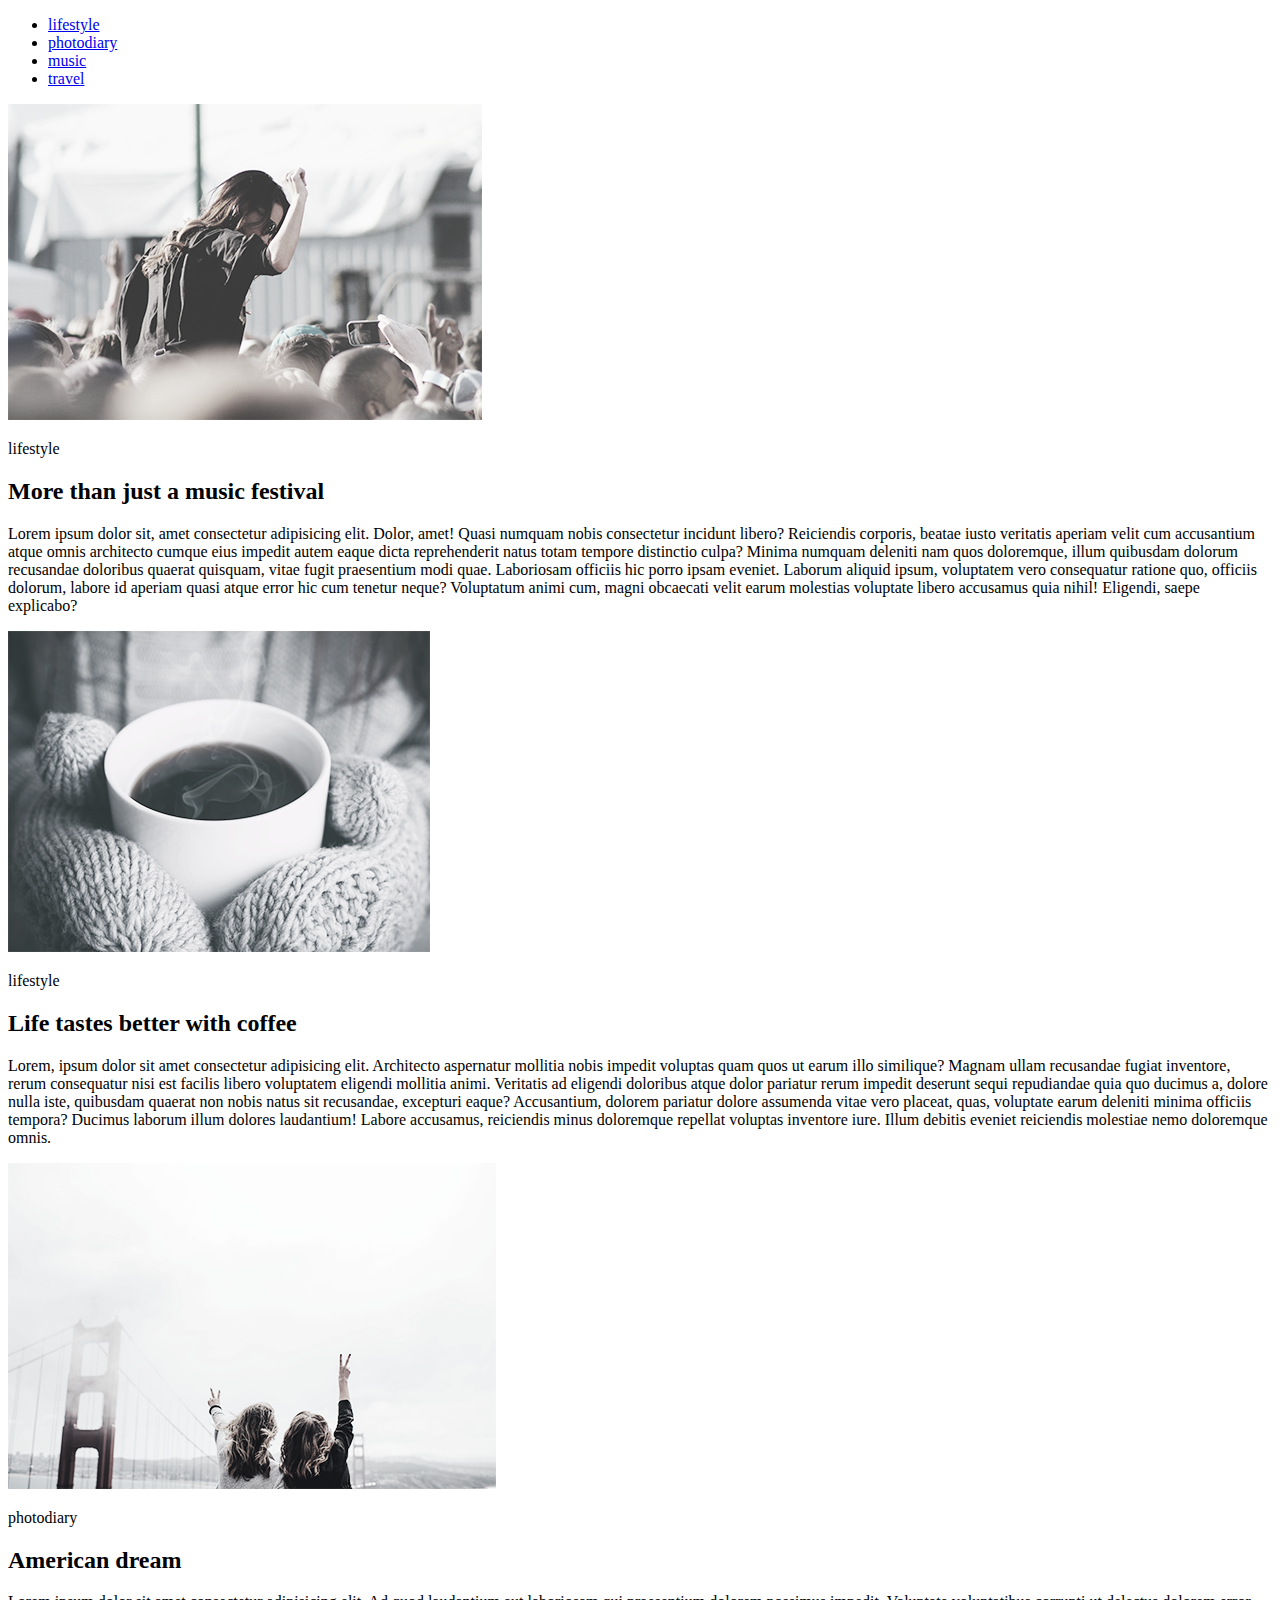
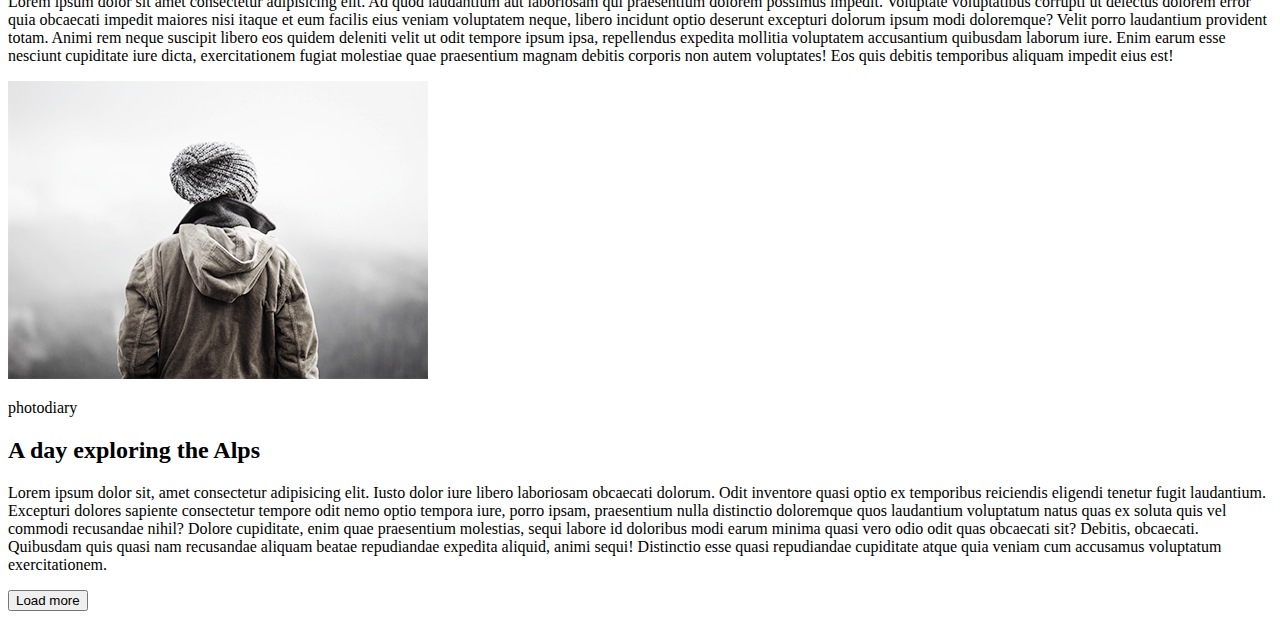
<file: html-css/module-01-02/index.html>
<!DOCTYPE html>
<html lang="en">
  <head>
    <meta charset="UTF-8" />
    <meta name="viewport" content="width=device-width, initial-scale=1.0" />
    <meta http-equiv="X-UA-Compatible" content="ie=edge" />
    <title>HM-01</title>
  </head>
  <body>
    <nav>
      <ul>
        <li><a href="#lifestyle">lifestyle</a></li>
        <li><a href="#photodiary">photodiary</a></li>
        <li><a href="music">music</a></li>
        <li><a href="travel">travel</a></li>
      </ul>
    </nav>
    <!-- First part -->
    <main>
      <article>
        <img src="img/img1.png" alt="lifestyle" />
        <p><a name="lifestyle">lifestyle</a></p>

        <h2>More than just a music festival</h2>
        <p>
          Lorem ipsum dolor sit, amet consectetur adipisicing elit. Dolor, amet!
          Quasi numquam nobis consectetur incidunt libero? Reiciendis corporis,
          beatae iusto veritatis aperiam velit cum accusantium atque omnis
          architecto cumque eius impedit autem eaque dicta reprehenderit natus
          totam tempore distinctio culpa? Minima numquam deleniti nam quos
          doloremque, illum quibusdam dolorum recusandae doloribus quaerat
          quisquam, vitae fugit praesentium modi quae. Laboriosam officiis hic
          porro ipsam eveniet. Laborum aliquid ipsum, voluptatem vero
          consequatur ratione quo, officiis dolorum, labore id aperiam quasi
          atque error hic cum tenetur neque? Voluptatum animi cum, magni
          obcaecati velit earum molestias voluptate libero accusamus quia nihil!
          Eligendi, saepe explicabo?
        </p>
      </article>
      <!-- 2nd part -->
      <article>
        <img src="img/img2.png" alt="lifestyle" />
        <p>lifestyle</p>

        <h2>Life tastes better with coffee</h2>
        <p>
          Lorem, ipsum dolor sit amet consectetur adipisicing elit. Architecto
          aspernatur mollitia nobis impedit voluptas quam quos ut earum illo
          similique? Magnam ullam recusandae fugiat inventore, rerum consequatur
          nisi est facilis libero voluptatem eligendi mollitia animi. Veritatis
          ad eligendi doloribus atque dolor pariatur rerum impedit deserunt
          sequi repudiandae quia quo ducimus a, dolore nulla iste, quibusdam
          quaerat non nobis natus sit recusandae, excepturi eaque? Accusantium,
          dolorem pariatur dolore assumenda vitae vero placeat, quas, voluptate
          earum deleniti minima officiis tempora? Ducimus laborum illum dolores
          laudantium! Labore accusamus, reiciendis minus doloremque repellat
          voluptas inventore iure. Illum debitis eveniet reiciendis molestiae
          nemo doloremque omnis.
        </p>
      </article>
      <!-- 3rd part -->
      <article>
        <img src="img/img3.png" alt="" />
        <p><a name="photodiary">photodiary</a></p>

        <h2>American dream</h2>
        <p>
          Lorem ipsum dolor sit amet consectetur adipisicing elit. Ad quod
          laudantium aut laboriosam qui praesentium dolorem possimus impedit.
          Voluptate voluptatibus corrupti ut delectus dolorem error quia
          obcaecati impedit maiores nisi itaque et eum facilis eius veniam
          voluptatem neque, libero incidunt optio deserunt excepturi dolorum
          ipsum modi doloremque? Velit porro laudantium provident totam. Animi
          rem neque suscipit libero eos quidem deleniti velit ut odit tempore
          ipsum ipsa, repellendus expedita mollitia voluptatem accusantium
          quibusdam laborum iure. Enim earum esse nesciunt cupiditate iure
          dicta, exercitationem fugiat molestiae quae praesentium magnam debitis
          corporis non autem voluptates! Eos quis debitis temporibus aliquam
          impedit eius est!
        </p>
      </article>
      <!-- 4th part -->
      <article>
        <img src="img/img4.png" alt="" />
        <p>photodiary</p>

        <h2>A day exploring the Alps</h2>
        <p>
          Lorem ipsum dolor sit, amet consectetur adipisicing elit. Iusto dolor
          iure libero laboriosam obcaecati dolorum. Odit inventore quasi optio
          ex temporibus reiciendis eligendi tenetur fugit laudantium. Excepturi
          dolores sapiente consectetur tempore odit nemo optio tempora iure,
          porro ipsam, praesentium nulla distinctio doloremque quos laudantium
          voluptatum natus quas ex soluta quis vel commodi recusandae nihil?
          Dolore cupiditate, enim quae praesentium molestias, sequi labore id
          doloribus modi earum minima quasi vero odio odit quas obcaecati sit?
          Debitis, obcaecati. Quibusdam quis quasi nam recusandae aliquam beatae
          repudiandae expedita aliquid, animi sequi! Distinctio esse quasi
          repudiandae cupiditate atque quia veniam cum accusamus voluptatum
          exercitationem.
        </p>
      </article>
      <!-- button -->

      <button
        onclick="location.href=''"
        type="button"
      >
        Load more
      </button>
    </main>
  </body>
</html>
</file>
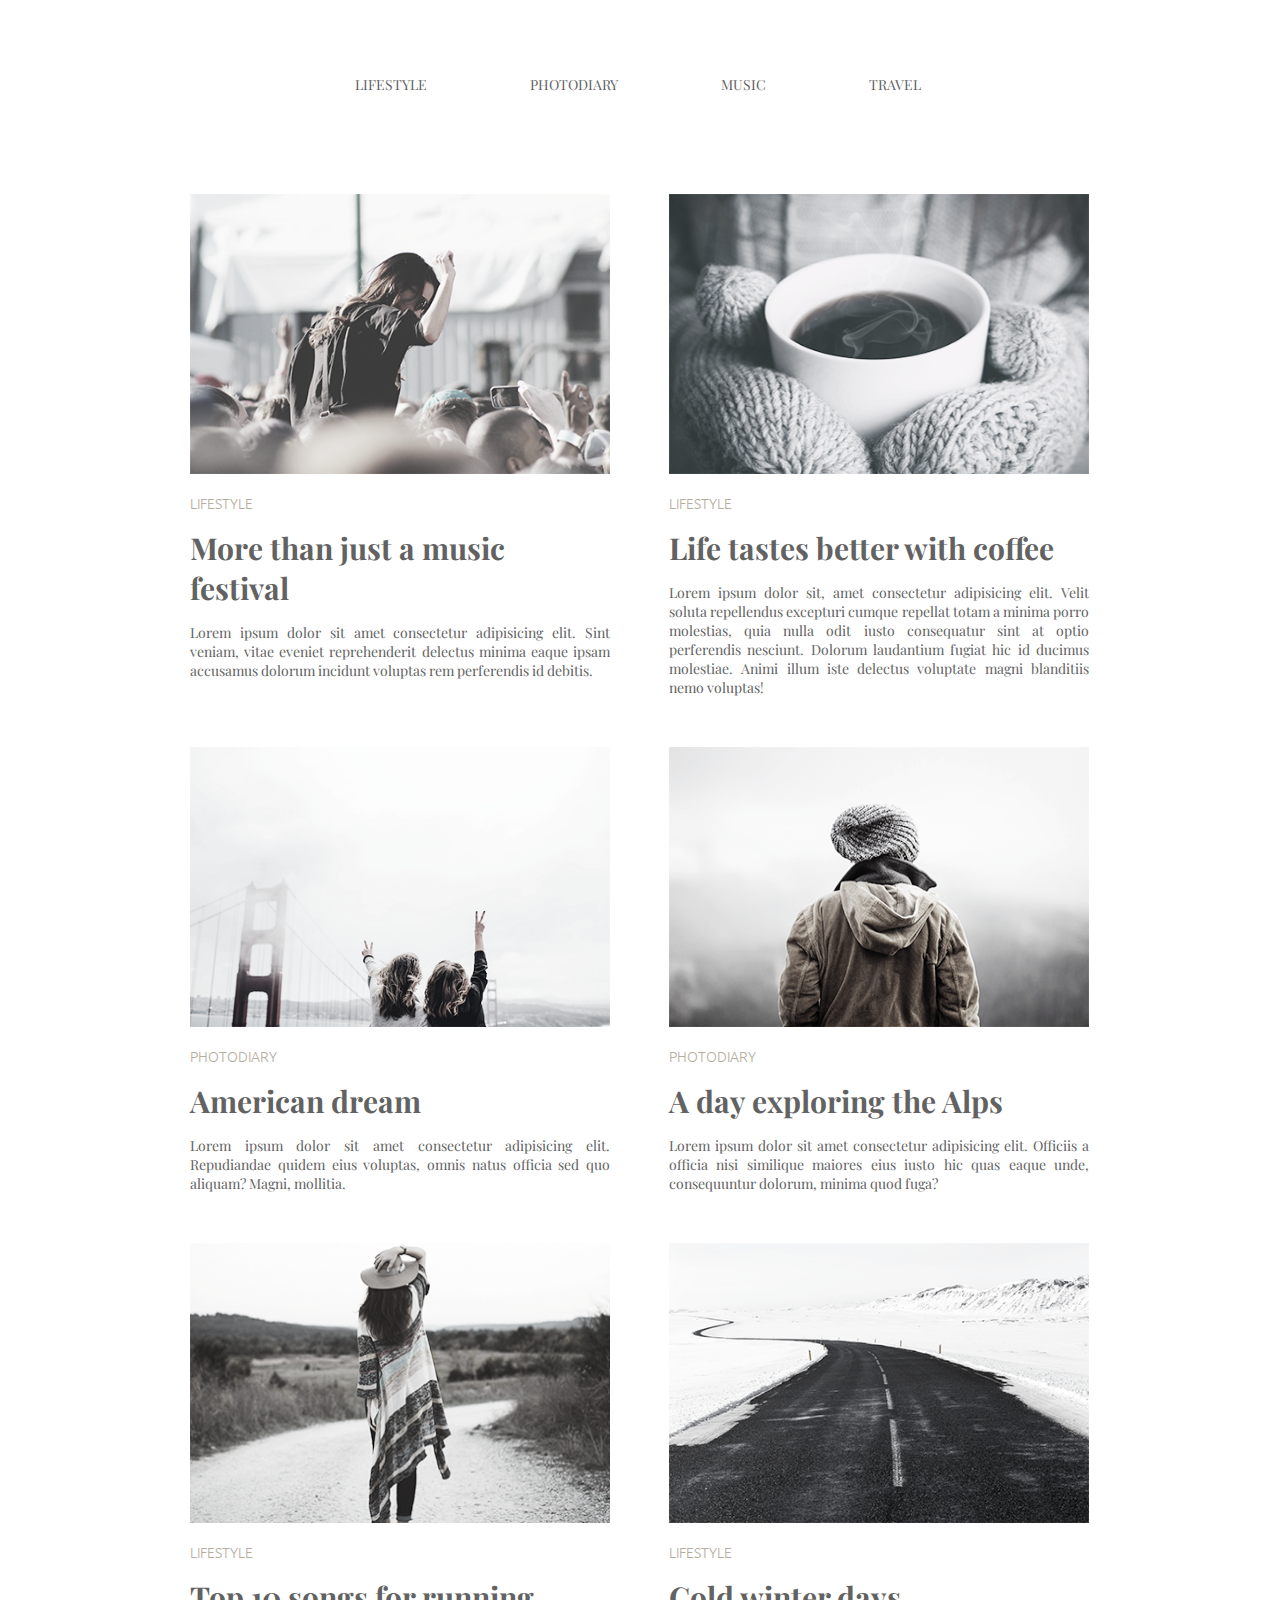
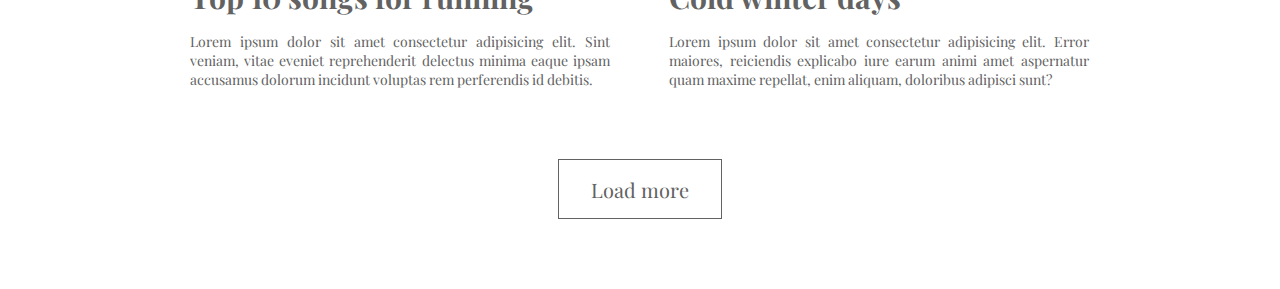
<file: html-css/module-03/index.html>
<!DOCTYPE html>
<html lang="en">
  <head>
    <meta charset="UTF-8" />
    <meta name="viewport" content="width=device-width, initial-scale=1.0" />
    <meta http-equiv="X-UA-Compatible" content="ie=edge" />
    <title>Module-03</title>
    <link rel="stylesheet" href="css/styles.css" />
    <link
      href="https://fonts.googleapis.com/css?family=Playfair+Display&display=swap"
      rel="stylesheet"
    />
    <link
      href="https://fonts.googleapis.com/css?family=Ubuntu:300,400&display=swap"
      rel="stylesheet"
    />
  </head>
  <body>
    <nav class="container">
      <ul class="navigation">
        <li><a href="">lifestyle</a></li>
        <li><a href="">photodiary</a></li>
        <li><a href="">music</a></li>
        <li><a href="">travel</a></li>
      </ul>
    </nav>

    <main class="container">
      <!-- First part -->
      <article class="article">
        <div class="cover"><img src="img/img1.png" alt="lifestyle" /></div>
        <p class="nav">lifestyle</p>

        <h2 class="name-article">More than just a music festival</h2>
        <p class="text-article">
          Lorem ipsum dolor sit amet consectetur adipisicing elit. Sint veniam,
          vitae eveniet reprehenderit delectus minima eaque ipsam accusamus
          dolorum incidunt voluptas rem perferendis id debitis.
        </p>
      </article>

      <!-- 2nd part -->
      <article class="article">
        <div class="cover"><img src="img/img2.png" alt="lifestyle" /></div>
        <p class="nav">lifestyle</p>

        <h2 class="name-article">Life tastes better with coffee</h2>
        <p class="text-article">
          Lorem ipsum dolor sit, amet consectetur adipisicing elit. Velit soluta
          repellendus excepturi cumque repellat totam a minima porro molestias,
          quia nulla odit iusto consequatur sint at optio perferendis nesciunt.
          Dolorum laudantium fugiat hic id ducimus molestiae. Animi illum iste
          delectus voluptate magni blanditiis nemo voluptas!
        </p>
      </article>

      <!-- 3rd part -->

      <article class="article">
        <div class="cover"><img src="img/img3.png" alt="" /></div>
        <p class="nav">photodiary</p>

        <h2>American dream</h2>
        <p class="text-article">
          Lorem ipsum dolor sit amet consectetur adipisicing elit. Repudiandae
          quidem eius voluptas, omnis natus officia sed quo aliquam? Magni,
          mollitia.
        </p>
      </article>

      <!-- 4th part -->

      <article class="article">
        <div class="cover"><img src="img/img4.png" alt="" /></div>
        <p class="nav">photodiary</p>

        <h2>A day exploring the Alps</h2>
        <p class="text-article">
          Lorem ipsum dolor sit amet consectetur adipisicing elit. Officiis a
          officia nisi similique maiores eius iusto hic quas eaque unde,
          consequuntur dolorum, minima quod fuga?
        </p>
      </article>

      <!-- 5th part -->
      <article class="article">
        <div class="cover"><img src="img/img5.png" alt="lifestyle" /></div>
        <p class="nav">lifestyle</p>

        <h2 class="name-article">Top 10 songs for running</h2>
        <p class="text-article">
          Lorem ipsum dolor sit amet consectetur adipisicing elit. Sint veniam,
          vitae eveniet reprehenderit delectus minima eaque ipsam accusamus
          dolorum incidunt voluptas rem perferendis id debitis.
        </p>
      </article>

      <!-- 6th part -->
      <article class="article">
        <div class="cover"><img src="img/img6.png" alt="lifestyle" /></div>
        <p class="nav">lifestyle</p>

        <h2 class="name-article">Cold winter days</h2>
        <p class="text-article">
          Lorem ipsum dolor sit amet consectetur adipisicing elit. Error
          maiores, reiciendis explicabo iure earum animi amet aspernatur quam
          maxime repellat, enim aliquam, doloribus adipisci sunt?
        </p>
      </article>

      <!-- button -->

      <div class="button">
        <button type="button">Load more</button>
      </div>
    </main>
  </body>
</html>
</file>
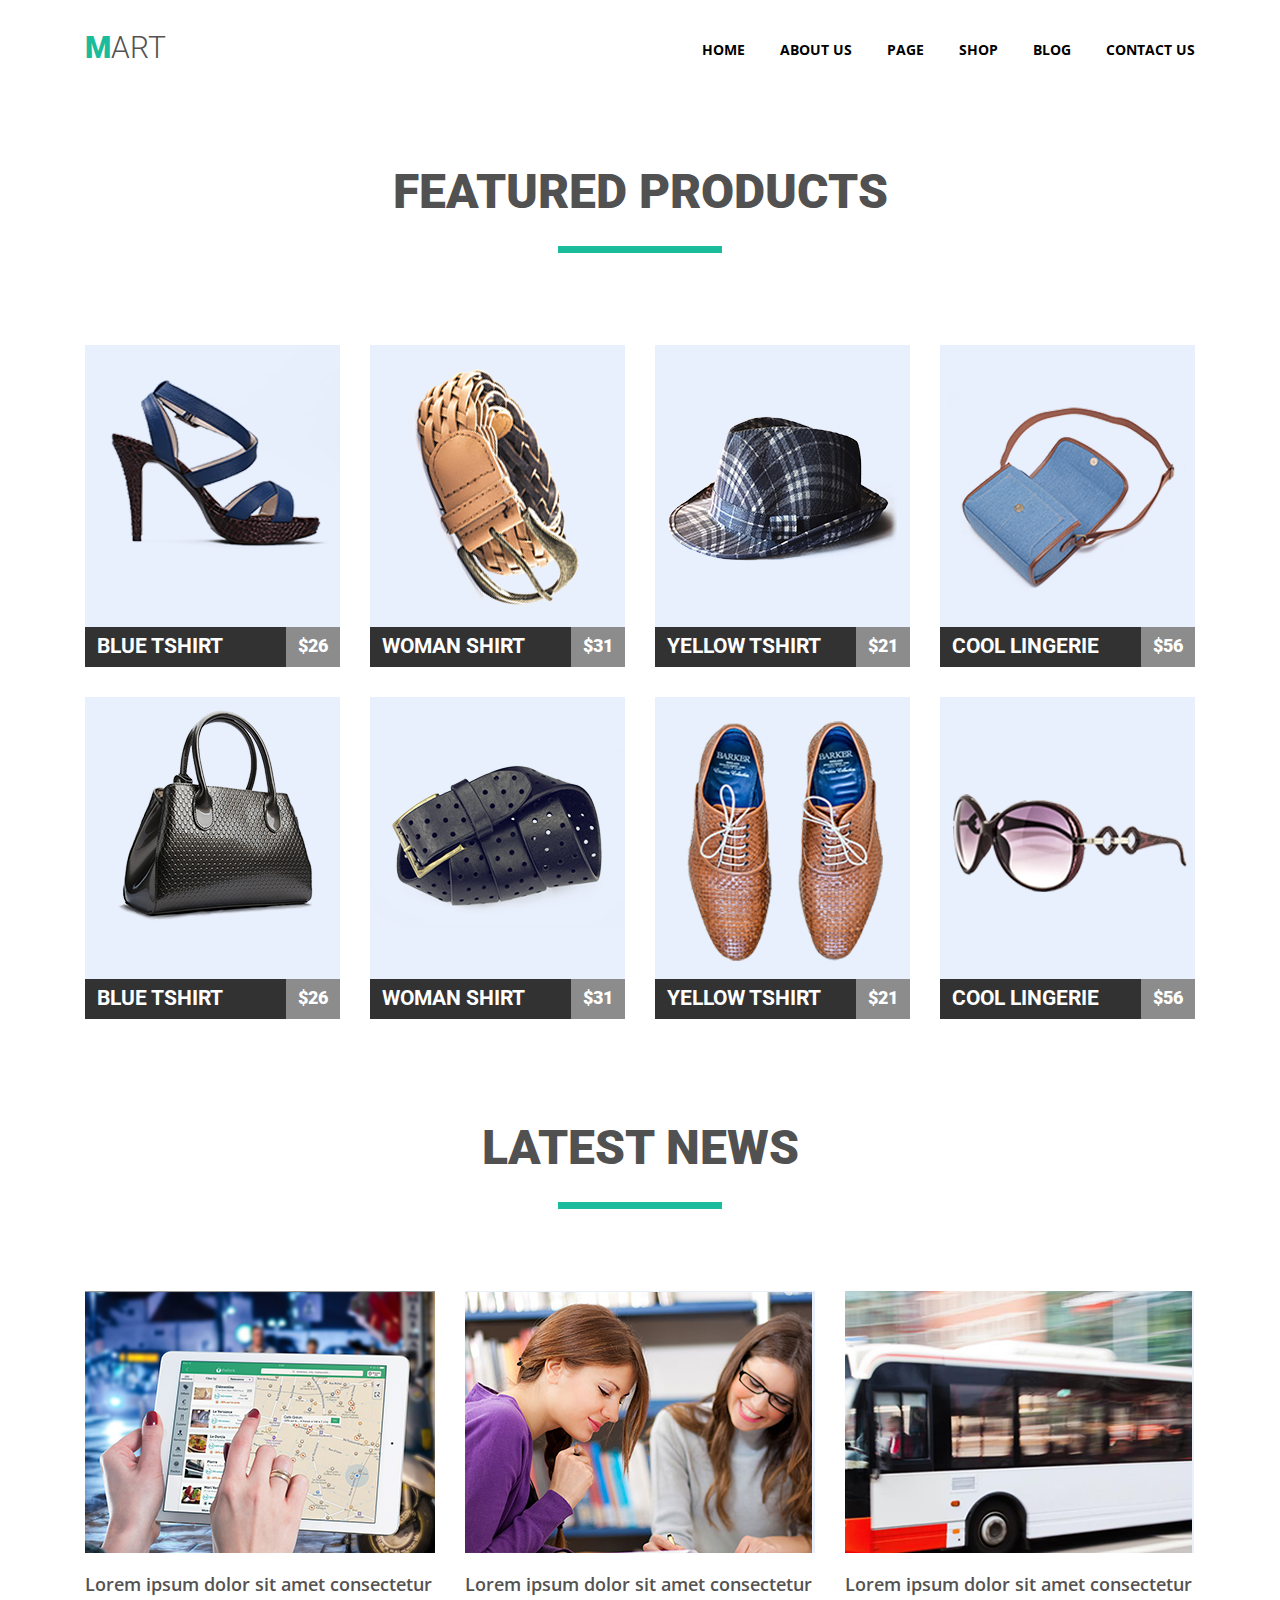
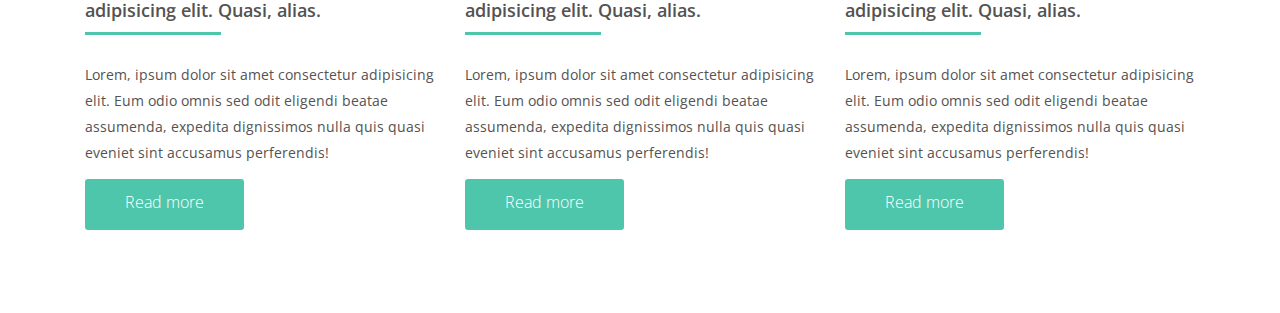
<file: html-css/module-04/index.html>
<!DOCTYPE html>
<html lang="en">
  <head>
    <meta charset="UTF-8" />
    <meta name="viewport" content="width=device-width, initial-scale=1.0" />
    <meta http-equiv="X-UA-Compatible" content="ie=edge" />
    <title>Module-04</title>
    <link rel="stylesheet" href="css/styles.css" />
    <link
      href="https://fonts.googleapis.com/css?family=Roboto:300,900&display=swap"
      rel="stylesheet"
    />
    <link
      href="https://fonts.googleapis.com/css?family=Open+Sans:300,400,600,700&display=swap"
      rel="stylesheet"
    />
  </head>
  <body>
    <header class="wrapper clearfix">
      <h1 class="logo"><a class="logo-link" href="">mart</a></h1>

      <ul class="navigation clearfix">
        <li><a href="">home</a></li>
        <li><a href="">about us</a></li>
        <li><a href="">page</a></li>
        <li><a href="">shop</a></li>
        <li><a href="">blog</a></li>
        <li><a href="">contact us</a></li>
      </ul>
    </header>
    <main class="wrapper">
      <div class="name-section">
        <h2>featured products</h2>
      </div>

      <!-- products -->

      <div class="products">
        <ul class="items clearfix">
          <li class="item">
            <a href=""><img src="img/product1.png" alt=""/></a>
            <div class="item-name_price clearfix">
              <h3 class="item-name"><a href="">Blue tshirt</a></h3>
              <p class="price">$26</p>
            </div>
          </li>
          <li class="item">
            <a href=""><img src="img/product2.png" alt=""/></a>
            <div class="item-name_price clearfix">
              <h3 class="item-name"><a href="">Woman shirt</a></h3>
              <p class="price">$31</p>
            </div>
          </li>
          <li class="item">
            <a href=""><img src="img/product3.png" alt=""/></a>
            <div class="item-name_price clearfix">
              <h3 class="item-name"><a href="">yellow tshirt</a></h3>
              <p class="price">$21</p>
            </div>
          </li>
          <li class="item">
            <a href=""><img src="img/product4.png" alt=""/></a>
            <div class="item-name_price clearfix">
              <h3 class="item-name"><a href="">cool lingerie</a></h3>
              <p class="price">$56</p>
            </div>
          </li>
          <li class="item">
            <a href=""><img src="img/product5.png" alt=""/></a>
            <div class="item-name_price clearfix">
              <h3 class="item-name"><a href="">Blue tshirt</a></h3>
              <p class="price">$26</p>
            </div>
          </li>
          <li class="item">
            <a href=""><img src="img/product6.png" alt=""/></a>
            <div class="item-name_price clearfix">
              <h3 class="item-name"><a href="">woman shirt</a></h3>
              <p class="price">$31</p>
            </div>
          </li>
          <li class="item">
            <a href=""><img src="img/product7.png" alt=""/></a>
            <div class="item-name_price clearfix">
              <h3 class="item-name"><a href="">yellow tshirt</a></h3>
              <p class="price">$21</p>
            </div>
          </li>
          <li class="item">
            <a href=""><img src="img/product8.png" alt=""/></a>
            <div class="item-name_price clearfix">
              <h3 class="item-name"><a href="">cool lingerie</a></h3>
              <p class="price">$56</p>
            </div>
          </li>
        </ul>
      </div>
    </main>

    <!-- footer-news -->

    <footer class="wrapper">
      <div class="name-section">
        <h2>latest news</h2>
      </div>

      <div class="wrapper-news">
        <ul class="news-boxs clearfix">
          <li class="news-box">
            <img src="img/blog1.png" alt="" />
            <h3 class="news-name">
              Lorem ipsum dolor sit amet consectetur adipisicing elit. Quasi,
              alias.
            </h3>
            <p class="news-text">
              Lorem, ipsum dolor sit amet consectetur adipisicing elit. Eum odio
              omnis sed odit eligendi beatae assumenda, expedita dignissimos
              nulla quis quasi eveniet sint accusamus perferendis!
            </p>
            <a href="" class="box-news-link">Read more</a>
          </li>
          <li class="news-box">
            <img src="img/blog2.png" alt="" />
            <h3 class="news-name">
              Lorem ipsum dolor sit amet consectetur adipisicing elit. Quasi,
              alias.
            </h3>
            <p class="news-text">
              Lorem, ipsum dolor sit amet consectetur adipisicing elit. Eum odio
              omnis sed odit eligendi beatae assumenda, expedita dignissimos
              nulla quis quasi eveniet sint accusamus perferendis!
            </p>
            <a href="" class="box-news-link">Read more</a>
          </li>
          <li class="news-box">
            <img src="img/blog3.png" alt="" />
            <h3 class="news-name">
              Lorem ipsum dolor sit amet consectetur adipisicing elit. Quasi,
              alias.
            </h3>
            <p class="news-text">
              Lorem, ipsum dolor sit amet consectetur adipisicing elit. Eum odio
              omnis sed odit eligendi beatae assumenda, expedita dignissimos
              nulla quis quasi eveniet sint accusamus perferendis!
            </p>
            <a href="" class="box-news-link">Read more</a>
          </li>
        </ul>
      </div>
    </footer>
  </body>
</html>
</file>
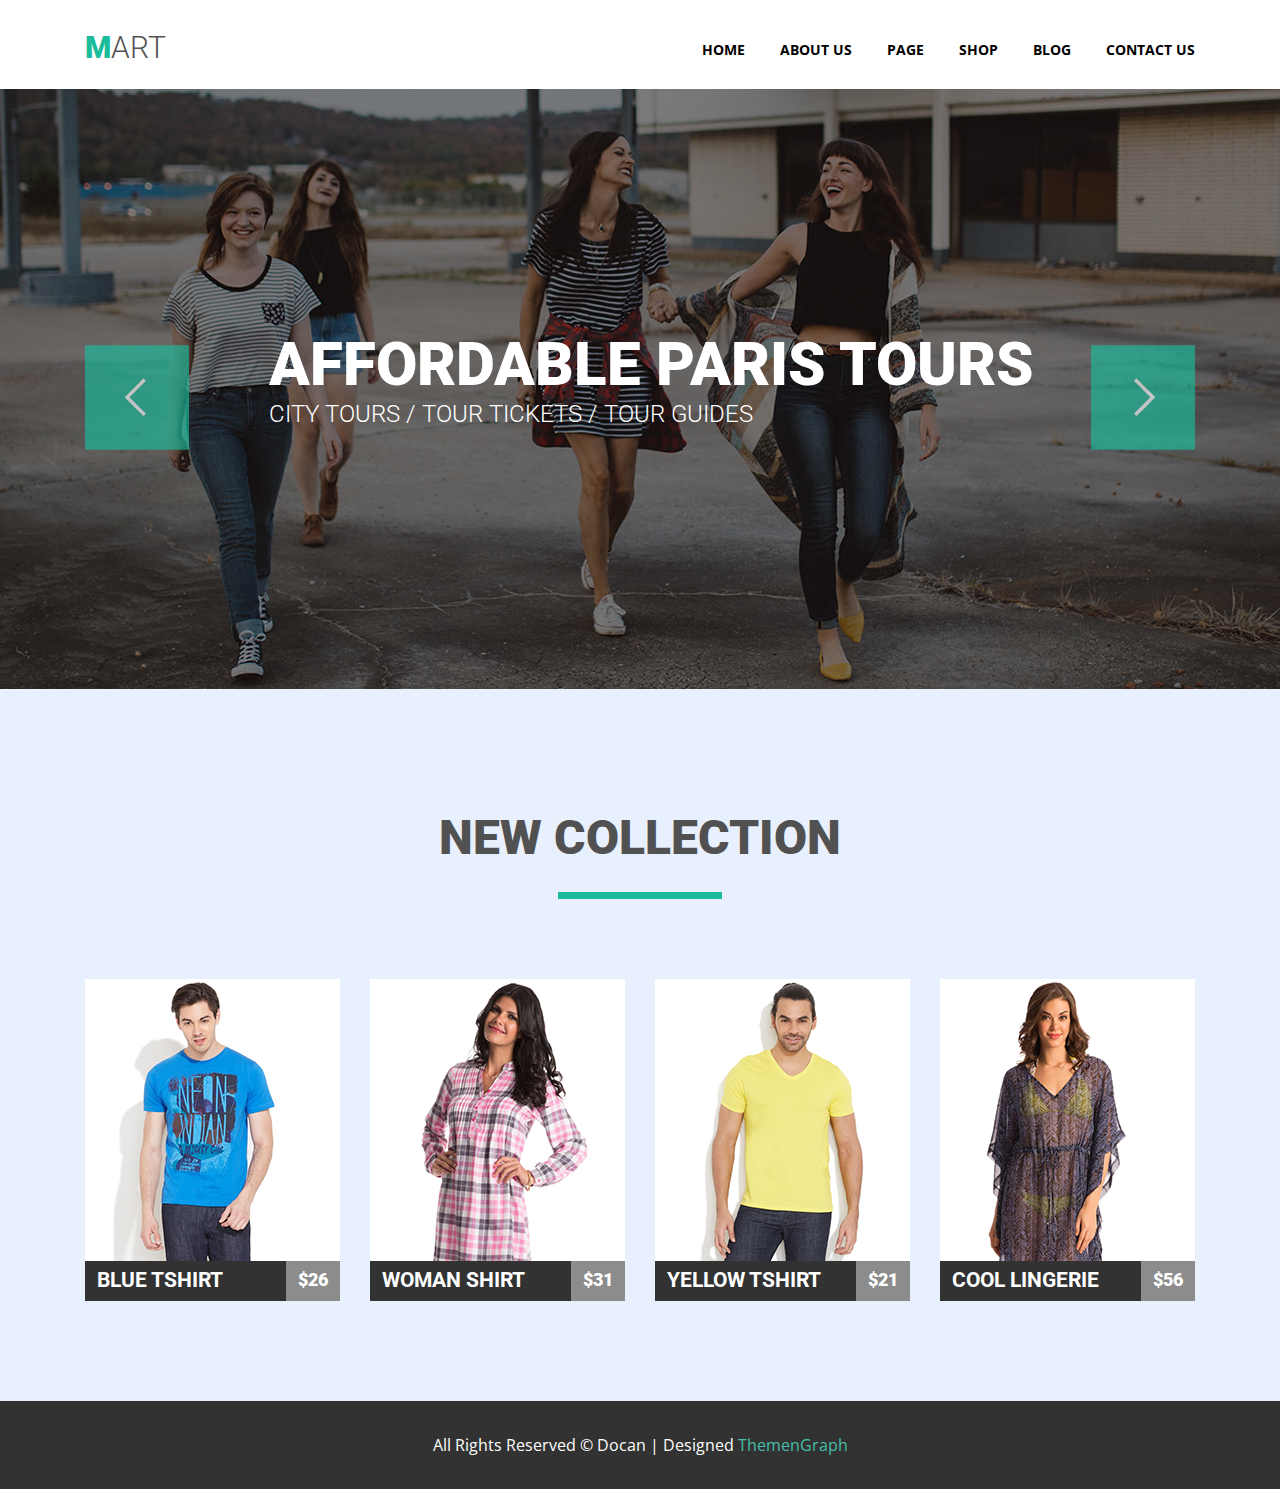
<file: html-css/module-05/index.html>
<!DOCTYPE html>
<html lang="en">
  <head>
    <meta charset="UTF-8" />
    <meta name="viewport" content="width=device-width, initial-scale=1.0" />
    <meta http-equiv="X-UA-Compatible" content="ie=edge" />
    <title>Module-05</title>
    <link rel="stylesheet" href="css/styles.css" />
    <link
      href="https://fonts.googleapis.com/css?family=Roboto:300,900&display=swap"
      rel="stylesheet"
    />
    <link
      href="https://fonts.googleapis.com/css?family=Open+Sans:300,400,600,700&display=swap"
      rel="stylesheet"
    />
    <link rel="stylesheet" href="pe-icon-7-stroke/css/pe-icon-7-stroke.css" />
    <link rel="stylesheet" href="pe-icon-7-stroke/css/helper.css" />
  </head>
  <body>
    <header class="wrapper clearfix">
      <h1 class="logo"><a class="logo-link" href="">mart</a></h1>
      <!-- menu -->
      <ul class="navigation clearfix">
        <li><a href="">home</a></li>
        <li><a href="">about us</a></li>
        <li><a href="">page</a></li>
        <li><a href="">shop</a></li>
        <li><a href="">blog</a></li>
        <li><a href="">contact us</a></li>
      </ul>
    </header>
    <main>
      <!-- slider -->
      <div class="slider">
        <img class="img-slider" src="img/slider1.png" alt="" />

        <div class="arrows-header clearfix">
          <button class="arrow arrow-left">
            <span class="pe-7s-angle-left"></span>
          </button>

          <div class="slide-title">
            <h2 class="title">Affordable paris tours</h2>
            <span class="under-title"
              >city tours / tour tickets / tour guides</span
            >
          </div>

          <button class="arrow arrow-right">
            <span class="pe-7s-angle-right"></span>
          </button>
        </div>
      </div>

      <div class="name-section">
        <h2>new collection</h2>
      </div>

      <!-- products -->

      <div class="products wrapper">
        <ul class="items clearfix">
          <!-- 1st item -->
          <li class="item">
            <div class="overlay">
              <div class="overlay2">
                <div class="icons-wrapper clearfix">
                  <button class="button-icon-item button-icon-sq">
                    <span class="pe-7s pe-7s-like"></span>
                  </button>
                  <button class="button-icon-item button-icon-sq">
                    <span class="pe-7s pe-7s-shuffle"></span>
                  </button>
                  <button class="button-icon-item button-icon-sq">
                    <span class="pe-7s pe-7s-clock"></span>
                  </button>
                  <button class="button-icon-item button-icon-cart">
                    <span class="pe-7s-cart"></span
                    ><span class="add-to-cart">add to cart</span>
                  </button>
                </div>
              </div>
            </div>
            <img class="img-item" src="img/item1.png" alt=""/>
            <div class="item-name clearfix">
              <h3><a href="">Blue tshirt</a></h3>
              <p class="price">$26</p>
            </div>
          </li>
          <!-- 2nd item -->
          <li class="item">
            <div class="overlay">
              <div class="overlay2">
                <div class="icons-wrapper clearfix">
                  <button class="button-icon-item button-icon-sq">
                    <span class="pe-7s pe-7s-like"></span>
                  </button>
                  <button class="button-icon-item button-icon-sq">
                    <span class="pe-7s pe-7s-shuffle"></span>
                  </button>
                  <button class="button-icon-item button-icon-sq">
                    <span class="pe-7s pe-7s-clock"></span>
                  </button>
                  <button class="button-icon-item button-icon-cart">
                    <span class="pe-7s-cart"></span
                    ><span class="add-to-cart">add to cart</span>
                  </button>
                </div>
              </div>
            </div>
            <img class="img-item" src="img/item2.png" alt=""/>
            <div class="item-name clearfix">
              <h3><a href="">Woman shirt</a></h3>
              <p class="price">$31</p>
            </div>
          </li>
          <!-- 3rd item -->
          <li class="item">
            <div class="overlay">
              <div class="overlay2">
                <div class="icons-wrapper clearfix">
                  <button class="button-icon-item button-icon-sq">
                    <span class="pe-7s pe-7s-like"></span>
                  </button>
                  <button class="button-icon-item button-icon-sq">
                    <span class="pe-7s pe-7s-shuffle"></span>
                  </button>
                  <button class="button-icon-item button-icon-sq">
                    <span class="pe-7s pe-7s-clock"></span>
                  </button>
                  <button class="button-icon-item button-icon-cart">
                    <span class="pe-7s-cart"></span
                    ><span class="add-to-cart">add to cart</span>
                  </button>
                </div>
              </div>
            </div>
            <img class="img-item" src="img/item3.png" alt=""/>
            <div class="item-name clearfix">
              <h3><a href="">yellow tshirt</a></h3>
              <p class="price">$21</p>
            </div>
          </li>
          <!-- 4th item -->
          <li class="item">
            <div class="overlay">
              <div class="overlay2">
                <div class="icons-wrapper clearfix">
                  <button class="button-icon-item button-icon-sq">
                    <span class="pe-7s pe-7s-like"></span>
                  </button>
                  <button class="button-icon-item button-icon-sq">
                    <span class="pe-7s pe-7s-shuffle"></span>
                  </button>
                  <button class="button-icon-item button-icon-sq">
                    <span class="pe-7s pe-7s-clock"></span>
                  </button>
                  <button class="button-icon-item button-icon-cart">
                    <span class="pe-7s-cart"></span
                    ><span class="add-to-cart">add to cart</span>
                  </button>
                </div>
              </div>
            </div>
            <img class="img-item" src="img/item4.png" alt=""/>
            <div class="item-name clearfix">
              <h3><a href="">cool lingerie</a></h3>
              <p class="price">$56</p>
            </div>
          </li>
        </ul>
      </div>
    </main>

    <!-- footer -->

    <footer>
      <p class="copyright">
        All Rights Reserved &copy; Docan | Designed
        <a class="design-link" href="">ThemenGraph</a>
      </p>
    </footer>
  </body>
</html>
</file>
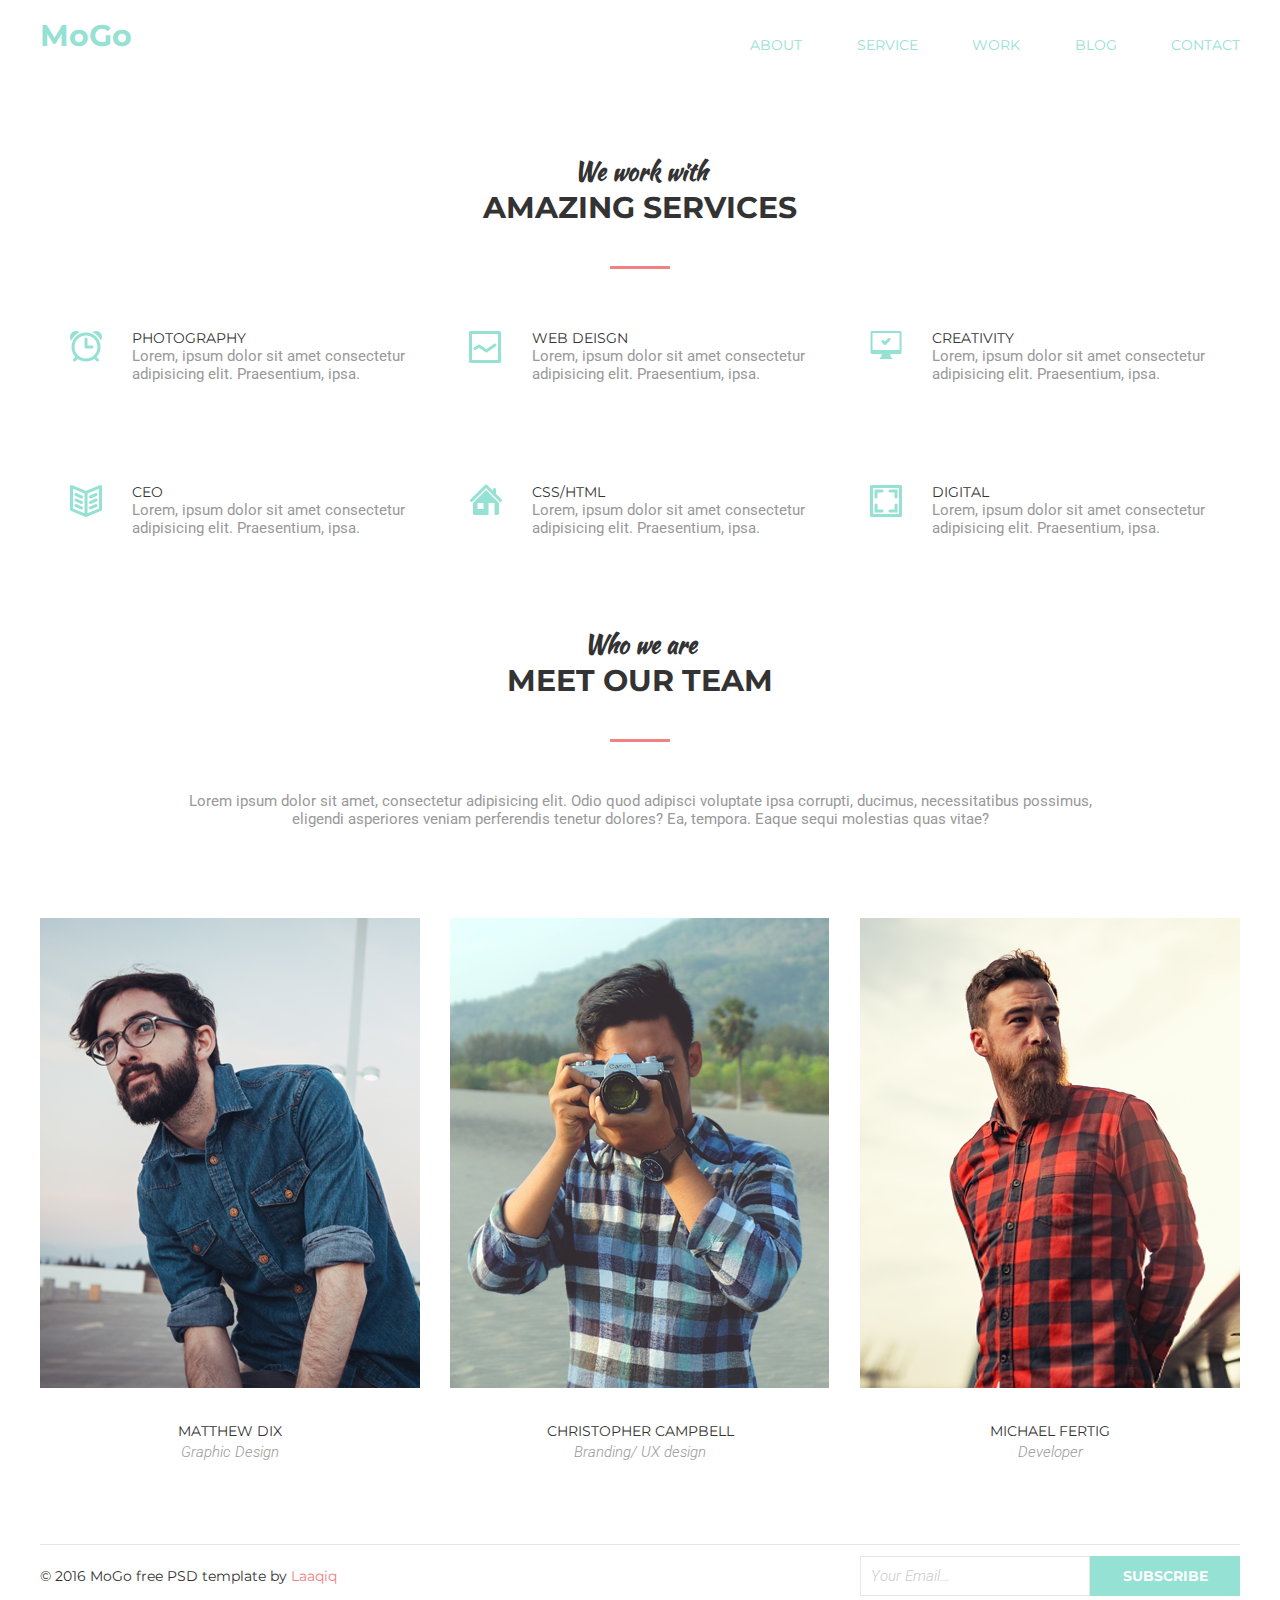
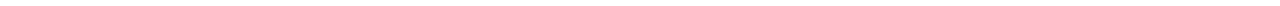
<file: html-css/module-06/index.html>
<!DOCTYPE html>
<html lang="en">
  <head>
    <meta charset="UTF-8" />
    <meta name="viewport" content="width=device-width, initial-scale=1.0" />
    <meta http-equiv="X-UA-Compatible" content="ie=edge" />
    <title>Module-06</title>
    <link rel="stylesheet" href="css/styles.css" />
    <!-- <link
      href="https://fonts.googleapis.com/css?family=Kaushan+Script|Montserrat:400,700|Roboto:300,400&display=swap"
      rel="stylesheet"
    /> -->
    <link
      href="https://fonts.googleapis.com/css?family=Kaushan+Script&display=swap"
      rel="stylesheet"
    />
    <link
      href="https://fonts.googleapis.com/css?family=Montserrat:400,700&display=swap"
      rel="stylesheet"
    />
    <link
      href="https://fonts.googleapis.com/css?family=Roboto:300,300i,400&display=swap"
      rel="stylesheet"
    />
  </head>
  <body>
    <header class="header wrapper">
      <h1 class="logo"><a class="logo-link" href="">MoGo</a></h1>
      <nav class="navigation">
        <ul class="menu">
          <li class="menu-item"><a href="" class="menu-link">about</a></li>
          <li class="menu-item"><a href="" class="menu-link">service</a></li>
          <li class="menu-item"><a href="" class="menu-link">work</a></li>
          <li class="menu-item"><a href="" class="menu-link">blog</a></li>
          <li class="menu-item"><a href="" class="menu-link">contact</a></li>
        </ul>
      </nav>
    </header>
    <main class="wrapper">
      <h2 class="section-name">
        <span class="section-name-line1">We work with</span
        ><span class="section-name-line2">amazing services</span>
      </h2>
      <div class="services">
        <div class="card alarm">
          <div class="card-text">
            <h3 class="card-name">Photography</h3>
            <p class="card-description">
              Lorem, ipsum dolor sit amet consectetur adipisicing elit.
              Praesentium, ipsa.
            </p>
          </div>
        </div>
        <div class="card line-graph">
          <div class="card-text">
            <h3 class="card-name">web deisgn</h3>
            <p class="card-description">
              Lorem, ipsum dolor sit amet consectetur adipisicing elit.
              Praesentium, ipsa.
            </p>
          </div>
        </div>
        <div class="card computer">
          <div class="card-text">
            <h3 class="card-name">creativity</h3>
            <p class="card-description">
              Lorem, ipsum dolor sit amet consectetur adipisicing elit.
              Praesentium, ipsa.
            </p>
          </div>
        </div>
        <div class="card book">
          <div class="card-text">
            <h3 class="card-name">ceo</h3>
            <p class="card-description">
              Lorem, ipsum dolor sit amet consectetur adipisicing elit.
              Praesentium, ipsa.
            </p>
          </div>
        </div>
        <div class="card home">
          <div class="card-text">
            <h3 class="card-name">css/html</h3>
            <p class="card-description">
              Lorem, ipsum dolor sit amet consectetur adipisicing elit.
              Praesentium, ipsa.
            </p>
          </div>
        </div>
        <div class="card image">
          <div class="card-text">
            <h3 class="card-name">digital</h3>
            <p class="card-description">
              Lorem, ipsum dolor sit amet consectetur adipisicing elit.
              Praesentium, ipsa.
            </p>
          </div>
        </div>
      </div>

      <h2 class="section-name">
        <span class="section-name-line1">Who we are</span
        ><span class="section-name-line2">meet our team</span>
      </h2>
      <!-- team  -->
      <p class="team-section-text">
        Lorem ipsum dolor sit amet, consectetur adipisicing elit. Odio quod
        adipisci voluptate ipsa corrupti, ducimus, necessitatibus possimus,
        eligendi asperiores veniam perferendis tenetur dolores? Ea, tempora.
        Eaque sequi molestias quas vitae?
      </p>
      <div class="team">
        <div class="team-card">
          <div class="team-card-pic">
            <img src="img/team1.png" alt="" />
            <div class="overlay">
              <div class="social-icons">
                <a class="soc-icon-link" href=""
                  ><img src="img/facebook.png" alt="" class="soc-icon-img"
                /></a>
                <a class="soc-icon-link" href=""
                  ><img src="img/twitter.png" alt="" class="soc-icon-img"
                /></a>
                <a class="soc-icon-link" href=""
                  ><img src="img/pinterest.png" alt="" class="soc-icon-img"
                /></a>
                <a class="soc-icon-link" href=""
                  ><img src="img/instagram.png" alt="" class="soc-icon-img"
                /></a>
              </div>
            </div>
          </div>
          <p class="team-card-name">matthew dix</p>
          <p class="team-card-job">Graphic Design</p>
        </div>
        <div class="team-card">
          <div class="team-card-pic">
            <img src="img/team2.png" alt="" />
            <div class="overlay">
              <div class="social-icons">
                <a class="soc-icon-link" href=""
                  ><img src="img/facebook.png" alt="" class="soc-icon-img"
                /></a>
                <a class="soc-icon-link" href=""
                  ><img src="img/twitter.png" alt="" class="soc-icon-img"
                /></a>
                <a class="soc-icon-link" href=""
                  ><img src="img/pinterest.png" alt="" class="soc-icon-img"
                /></a>
                <a class="soc-icon-link" href=""
                  ><img src="img/instagram.png" alt="" class="soc-icon-img"
                /></a>
              </div>
            </div>
          </div>
          <p class="team-card-name">christopher campbell</p>
          <p class="team-card-job">Branding/ UX design</p>
        </div>
        <div class="team-card">
          <div class="team-card-pic">
            <img src="img/team3.png" alt="" />
            <div class="overlay">
              <div class="social-icons">
                <a class="soc-icon-link" href=""
                  ><img src="img/facebook.png" alt="" class="soc-icon-img"
                /></a>
                <a class="soc-icon-link" href=""
                  ><img src="img/twitter.png" alt="" class="soc-icon-img"
                /></a>
                <a class="soc-icon-link" href=""
                  ><img src="img/pinterest.png" alt="" class="soc-icon-img"
                /></a>
                <a class="soc-icon-link" href=""
                  ><img src="img/instagram.png" alt="" class="soc-icon-img"
                /></a>
              </div>
            </div>
          </div>
          <p class="team-card-name">michael fertig</p>
          <p class="team-card-job">Developer</p>
        </div>
      </div>
    </main>
    <footer class="footer wrapper">
      <p class="footer-text">
        &copy; 2016 MoGo free PSD template by
        <a href="">Laaqiq</a>
      </p>
      <div class="form">
        <form action="#" method="get">
          <input type="text" name="name" placeholder="Your Email..." />
          <input type="submit" value="subscribe" />
        </form>
      </div>
    </footer>
  </body>
</html>
</file>
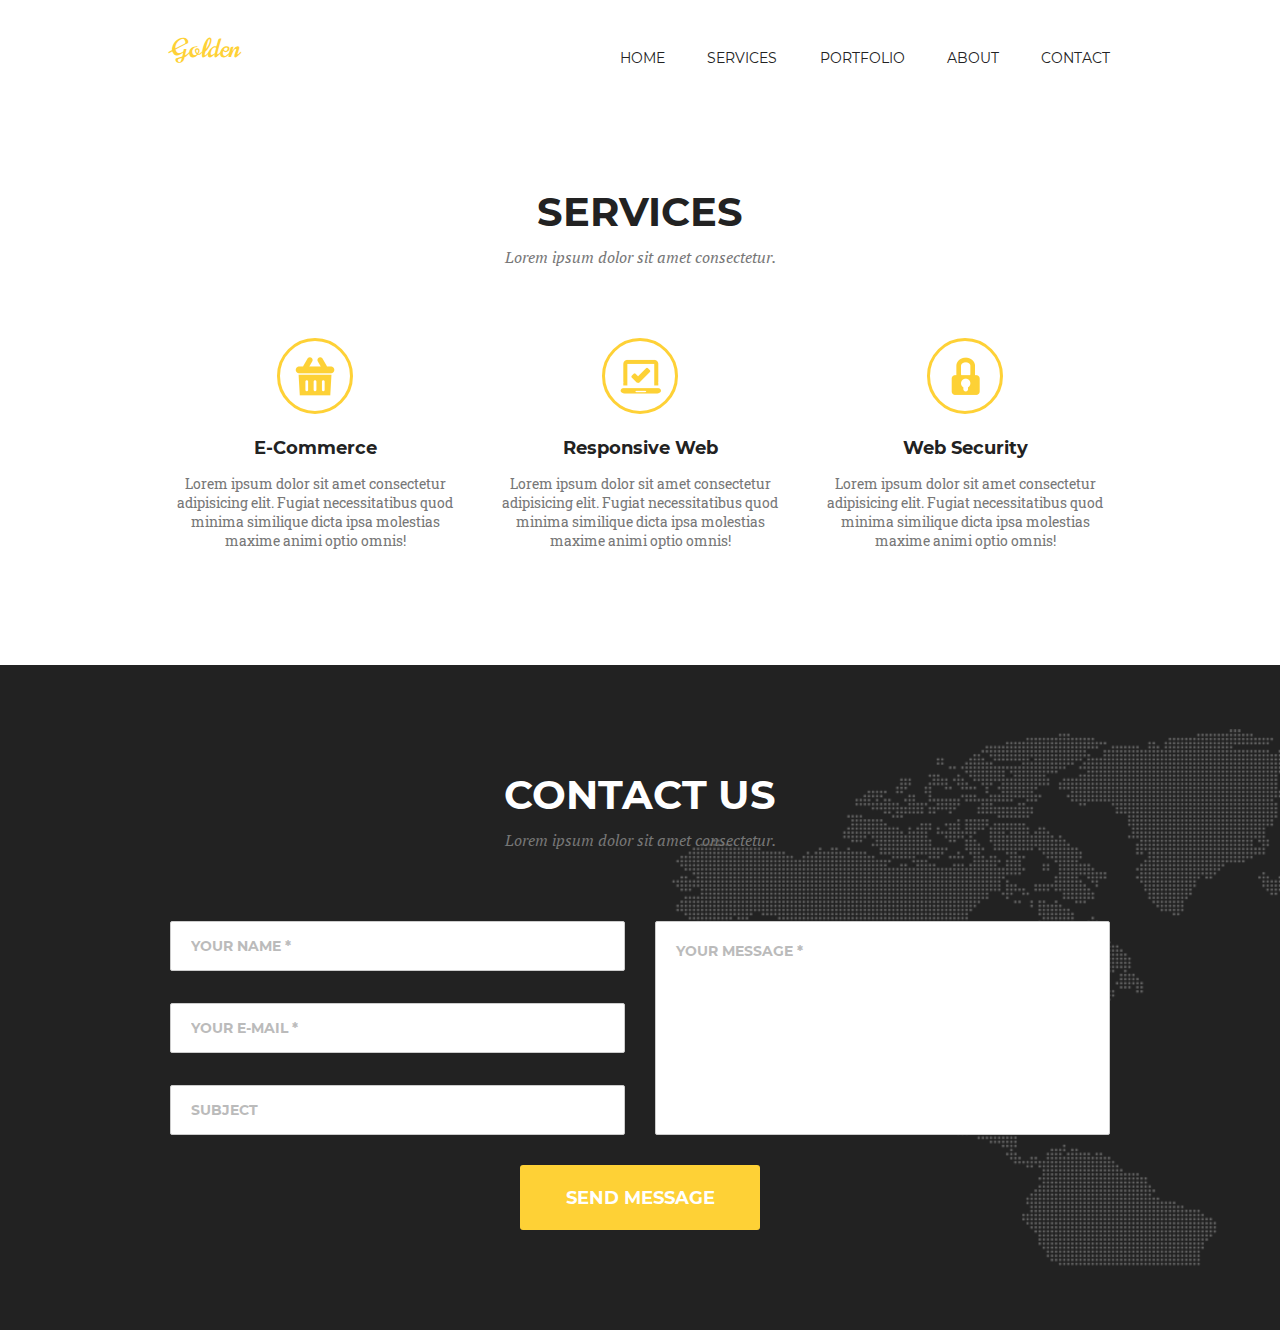
<file: html-css/module-07/index.html>
<!DOCTYPE html>
<html lang="en">
  <head>
    <meta charset="UTF-8" />
    <meta name="viewport" content="width=device-width, initial-scale=1.0" />
    <meta http-equiv="X-UA-Compatible" content="ie=edge" />
    <title>Document</title>
    <link rel="stylesheet" href="css/styles.css" />
  </head>
  <body>
    <header class="header wrapper">
      <h1 class="logo"><a class="logo-link" href="">Golden</a></h1>
      <nav class="navigation">
        <ul class="menu">
          <li class="menu-item"><a href="" class="menu-link">home</a></li>
          <li class="menu-item"><a href="" class="menu-link">services</a></li>
          <li class="menu-item"><a href="" class="menu-link">portfolio</a></li>
          <li class="menu-item"><a href="" class="menu-link">about</a></li>
          <li class="menu-item"><a href="" class="menu-link">contact</a></li>
        </ul>
      </nav>
    </header>
    <main class="wrapper">
      <h2 class="section-title">Services</h2>
      <p class="under-section-title">Lorem ipsum dolor sit amet consectetur.</p>
      <div class="services">
        <div class="card card1">
          <h2 class="card-title">E-Commerce</h2>
          <p class="card-text">
            Lorem ipsum dolor sit amet consectetur adipisicing elit. Fugiat
            necessitatibus quod minima similique dicta ipsa molestias maxime
            animi optio omnis!
          </p>
        </div>
        <div class="card card2">
          <h2 class="card-title">Responsive Web</h2>
          <p class="card-text">
            Lorem ipsum dolor sit amet consectetur adipisicing elit. Fugiat
            necessitatibus quod minima similique dicta ipsa molestias maxime
            animi optio omnis!
          </p>
        </div>
        <div class="card card3">
          <h2 class="card-title">Web Security</h2>
          <p class="card-text">
            Lorem ipsum dolor sit amet consectetur adipisicing elit. Fugiat
            necessitatibus quod minima similique dicta ipsa molestias maxime
            animi optio omnis!
          </p>
        </div>
      </div>
    </main>
    <footer class="contact">
      <h2 class="section-title">Contact us</h2>
      <p class="under-section-title">Lorem ipsum dolor sit amet consectetur.</p>
      <form action="#" method="get">
        <div class="contact-form">
          <div class="contact-info">
            <div class="form-name">
              <input
                type="text"
                name="name"
                placeholder="Your name *"
                required
              />
            </div>
            <div class="form-email">
              <input
                type="email"
                name="email"
                placeholder="Your e-mail *"
                required
              />
            </div>
            <div class="form-subject">
              <input type="text" name="Subject" placeholder="Subject" />
            </div>
          </div>
          <div class="contact-message">
            <textarea
              name="message"
              rows="10"
              cols="55"
              placeholder="Your message *"
              required
            ></textarea>
          </div>
        </div>

        <input type="submit" value="Send Message" />
      </form>
    </footer>
  </body>
</html>
</file>
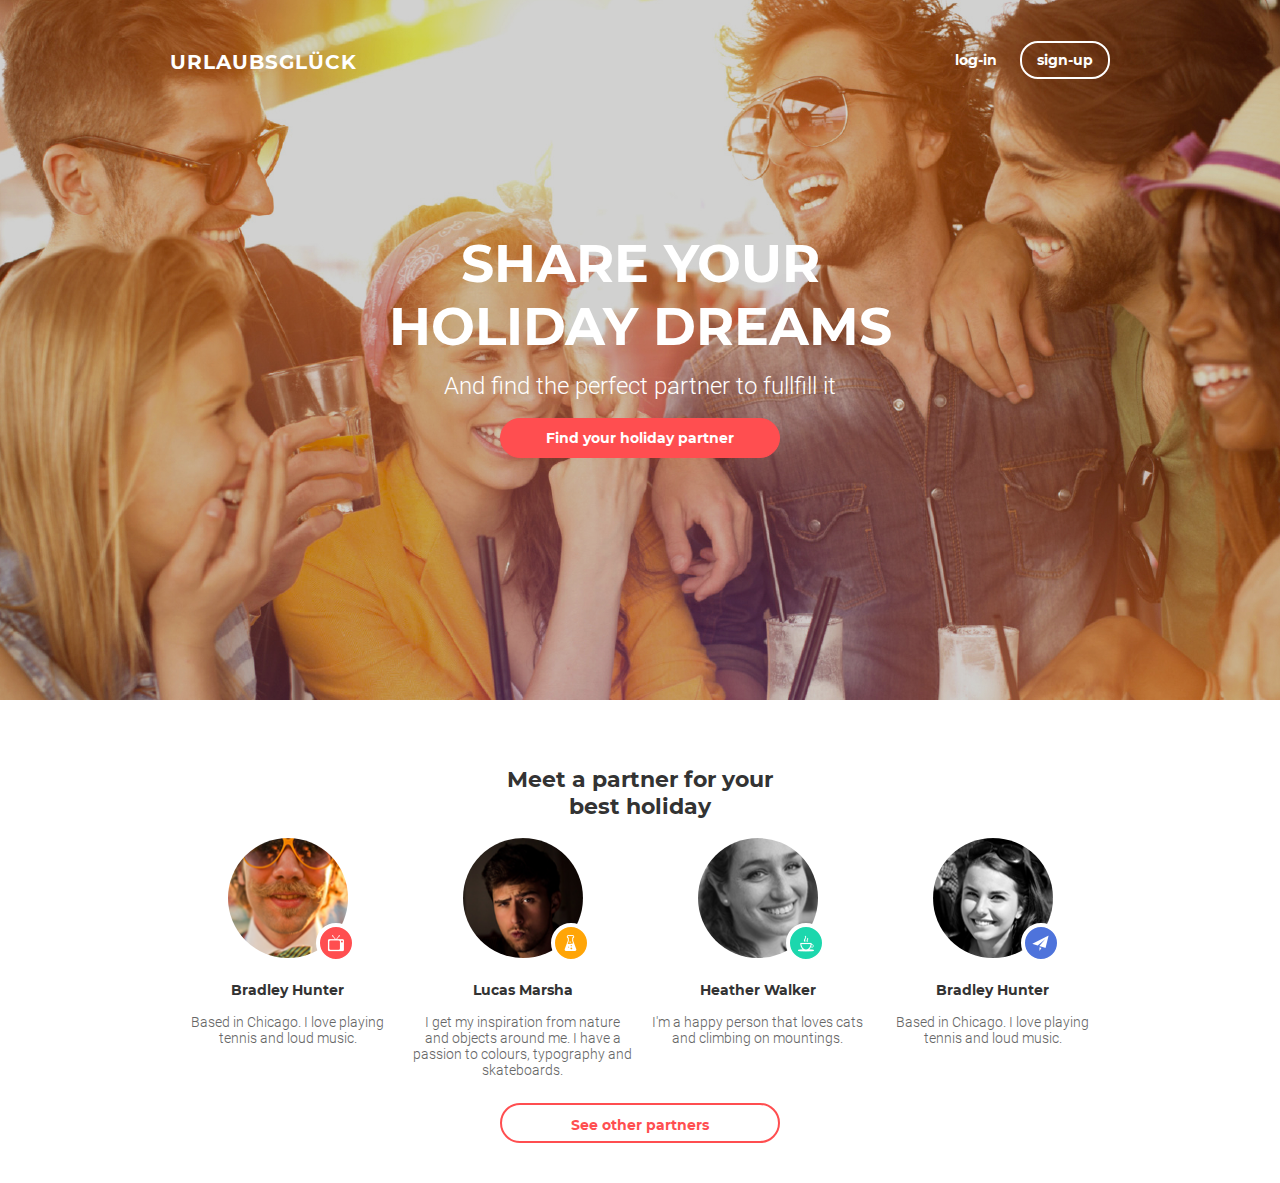
<file: html-css/module-08/index.html>
<!DOCTYPE html>
<html lang="en">
  <head>
    <meta charset="UTF-8" />
    <meta name="viewport" content="width=device-width, initial-scale=1.0" />
    <meta http-equiv="X-UA-Compatible" content="ie=edge" />
    <title>Module-08</title>
    <link rel="stylesheet" href="css/styles.css" />
    </head>
  <body>
    <header class="conteiner">
      <div class="header">
        <div class="registration">
          <div class="log-in"><a class="link_log-in" href="">log-in</a></div>
          <div class="sign-up"><a class="link_sign-up" href="">sign-up</a></div>
        </div>
        <h1 class="name">
          <a class="link-name" href="">urlaubsglück</a>
        </h1>
      </div>
      <h2 class="title">Share your holiday dreams</h2>
      
      <h2 class="under-title">
        And find the perfect partner to fullfill it
      </h2>
      <button type="button" class="find-partner-button">
        Find your holiday partner
      </button>
    </header>
    <main>
      <h2 class="main-title">Meet a partner for your best holiday</h2>
      <div class="cards">
        <div class="card card1">
          <div class="card-pic"><img class="card-pic-img" src="img/partner_1.png" alt=""></div>
          <h3 class="card-name"><a href=""> Bradley Hunter</a></h3>
          <p class="card-text">
            Based in Chicago. I love playing tennis and loud music.
          </p>
        </div>
        <div class="card card2">
            <div class="card-pic"><img class="card-pic-img" src="img/partner_2.png" alt=""></div>
          <h3 class="card-name"><a href="">Lucas Marsha</a></h3>
          <p class="card-text">
            I get my inspiration from nature and objects around me. I have a
            passion to colours, typography and skateboards.
          </p>
        </div>
        <div class="card card3">
            <div class="card-pic"><img class="card-pic-img" src="img/partner_3.png" alt=""></div>
                   <h3 class="card-name"><a href="">Heather Walker</a></h3>
          <p class="card-text">
            I'm a happy person that loves cats and climbing on mountings.
          </p>
        </div>
        <div class="card card4">
            <div class="card-pic"><img class="card-pic-img" src="img/Partner_4.png" alt=""></div>
          <h3 class="card-name"><a href="">Bradley Hunter</a></h3>
          <p class="card-text">
            Based in Chicago. I love playing tennis and loud music.
          </p>
        </div>
      </div>
      <a class="other-partners" href=""> See other partners</a>
    </main>
  </body>
</html>
</file>
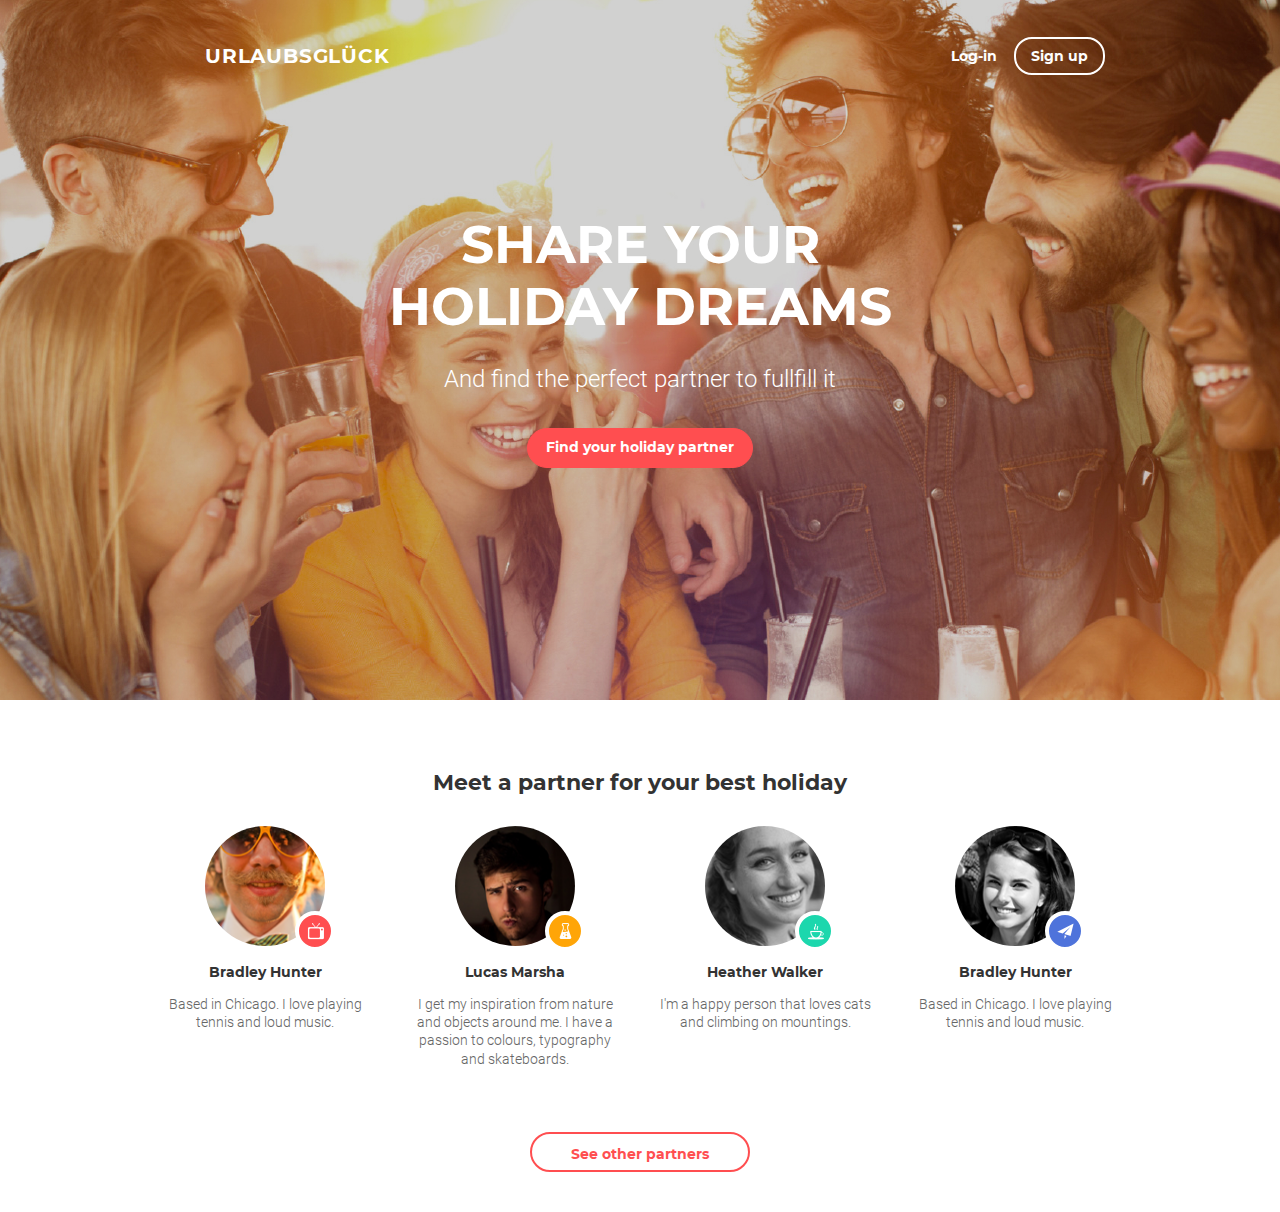
<file: html-css/module-09/index.html>
<!DOCTYPE html>
<html lang="en">
  <head>
    <meta charset="UTF-8" />
    <meta
      name="viewport"
      content="width=device-width, initial-scale=1.0, shrink-to-fit=no"
    />
    <meta http-equiv="X-UA-Compatible" content="ie=edge" />
    <link
      rel="stylesheet"
      href="https://maxcdn.bootstrapcdn.com/bootstrap/4.0.0/css/bootstrap.min.css"
      integrity="sha384-Gn5384xqQ1aoWXA+058RXPxPg6fy4IWvTNh0E263XmFcJlSAwiGgFAW/dAiS6JXm"
      crossorigin="anonymous"
    />
    <link rel="stylesheet" href="css/styles.css" />
    <title>Module-09</title>
  </head>
  <body>
    <header class="container-fluid">
      <div class="container">
        <div class="row header justify-content-between">
          <div class="col-12 col-md-4  order-md-2 col-lg-3 ">
            <div class="registration">
              <a class="link_log-in" href="">Log-in</a>
              <a class="link_sign-up" href="">Sign up</a>
            </div>
          </div>
          <div class="col-12 col-md-4 col-lg-3">
            <h1 class="name">
              <a class="link-name" href="">urlaubsglück</a>
            </h1>
          </div>
        </div>
        <div class="row justify-content-center">
          <div class="col-12">
            <h2 class="title">
              <span class="title-line">Share your</span
              ><span class="title-line">holiday dreams</span>
            </h2>
          </div>
          <div class="col-12">
            <h2 class="under-title">
              And find the perfect partner to fullfill it
            </h2>
          </div>
          <div class="col-12">
            <button type="button" class="find-partner-button">
              Find your holiday partner
            </button>
          </div>
        </div>
      </div>
    </header>
    <main class="container">
      <div class="row">
        <div class="col-12">
          <h2 class="main-title">Meet a partner for your best holiday</h2>
        </div>
        <div class="col-12 col-md-4 offset-md-2 offset-lg-0 col-lg-3">
          <div class="card card1">
            <div class="card-pic">
              <img class="card-pic-img" src="img/partner_1.png" alt="" />
            </div>
            <h3 class="card-name"><a href=""> Bradley Hunter</a></h3>
            <p class="card-text">
              Based in Chicago. I love playing tennis and loud music.
            </p>
          </div>
        </div>
        <div class="col-12 col-md-4 col-lg-3">
          <div class="card card2">
            <div class="card-pic">
              <img class="card-pic-img" src="img/partner_2.png" alt="" />
            </div>
            <h3 class="card-name"><a href="">Lucas Marsha</a></h3>
            <p class="card-text">
              I get my inspiration from nature and objects around me. I have a
              passion to colours, typography and skateboards.
            </p>
          </div>
        </div>
        <div class="col-12 col-md-4 offset-md-2 offset-lg-0 col-lg-3">
          <div class="card card3">
            <div class="card-pic">
              <img class="card-pic-img" src="img/partner_3.png" alt="" />
            </div>
            <h3 class="card-name"><a href="">Heather Walker</a></h3>
            <p class="card-text">
              I'm a happy person that loves cats and climbing on mountings.
            </p>
          </div>
        </div>
        <div class="col-12 col-md-4 col-lg-3">
          <div class="card card4">
            <div class="card-pic">
              <img class="card-pic-img" src="img/partner_4.png" alt="" />
            </div>
            <h3 class="card-name"><a href="">Bradley Hunter</a></h3>
            <p class="card-text">
              Based in Chicago. I love playing tennis and loud music.
            </p>
          </div>
        </div>
        <div class="col-12">
          <a class="other-partners" href=""> See other partners</a>
        </div>
      </div>
    </main>
       <!-- Optional JavaScript -->
    <!-- jQuery first, then Popper.js, then Bootstrap JS -->
    <script
      src="https://code.jquery.com/jquery-3.3.1.slim.min.js"
      integrity="sha384-q8i/X+965DzO0rT7abK41JStQIAqVgRVzpbzo5smXKp4YfRvH+8abtTE1Pi6jizo"
      crossorigin="anonymous"
    ></script>
    <script
      src="https://cdnjs.cloudflare.com/ajax/libs/popper.js/1.14.7/umd/popper.min.js"
      integrity="sha384-UO2eT0CpHqdSJQ6hJty5KVphtPhzWj9WO1clHTMGa3JDZwrnQq4sF86dIHNDz0W1"
      crossorigin="anonymous"
    ></script>
    <script
      src="https://stackpath.bootstrapcdn.com/bootstrap/4.3.1/js/bootstrap.min.js"
      integrity="sha384-JjSmVgyd0p3pXB1rRibZUAYoIIy6OrQ6VrjIEaFf/nJGzIxFDsf4x0xIM+B07jRM"
      crossorigin="anonymous"
    ></script>
  </body>
</html>
</file>
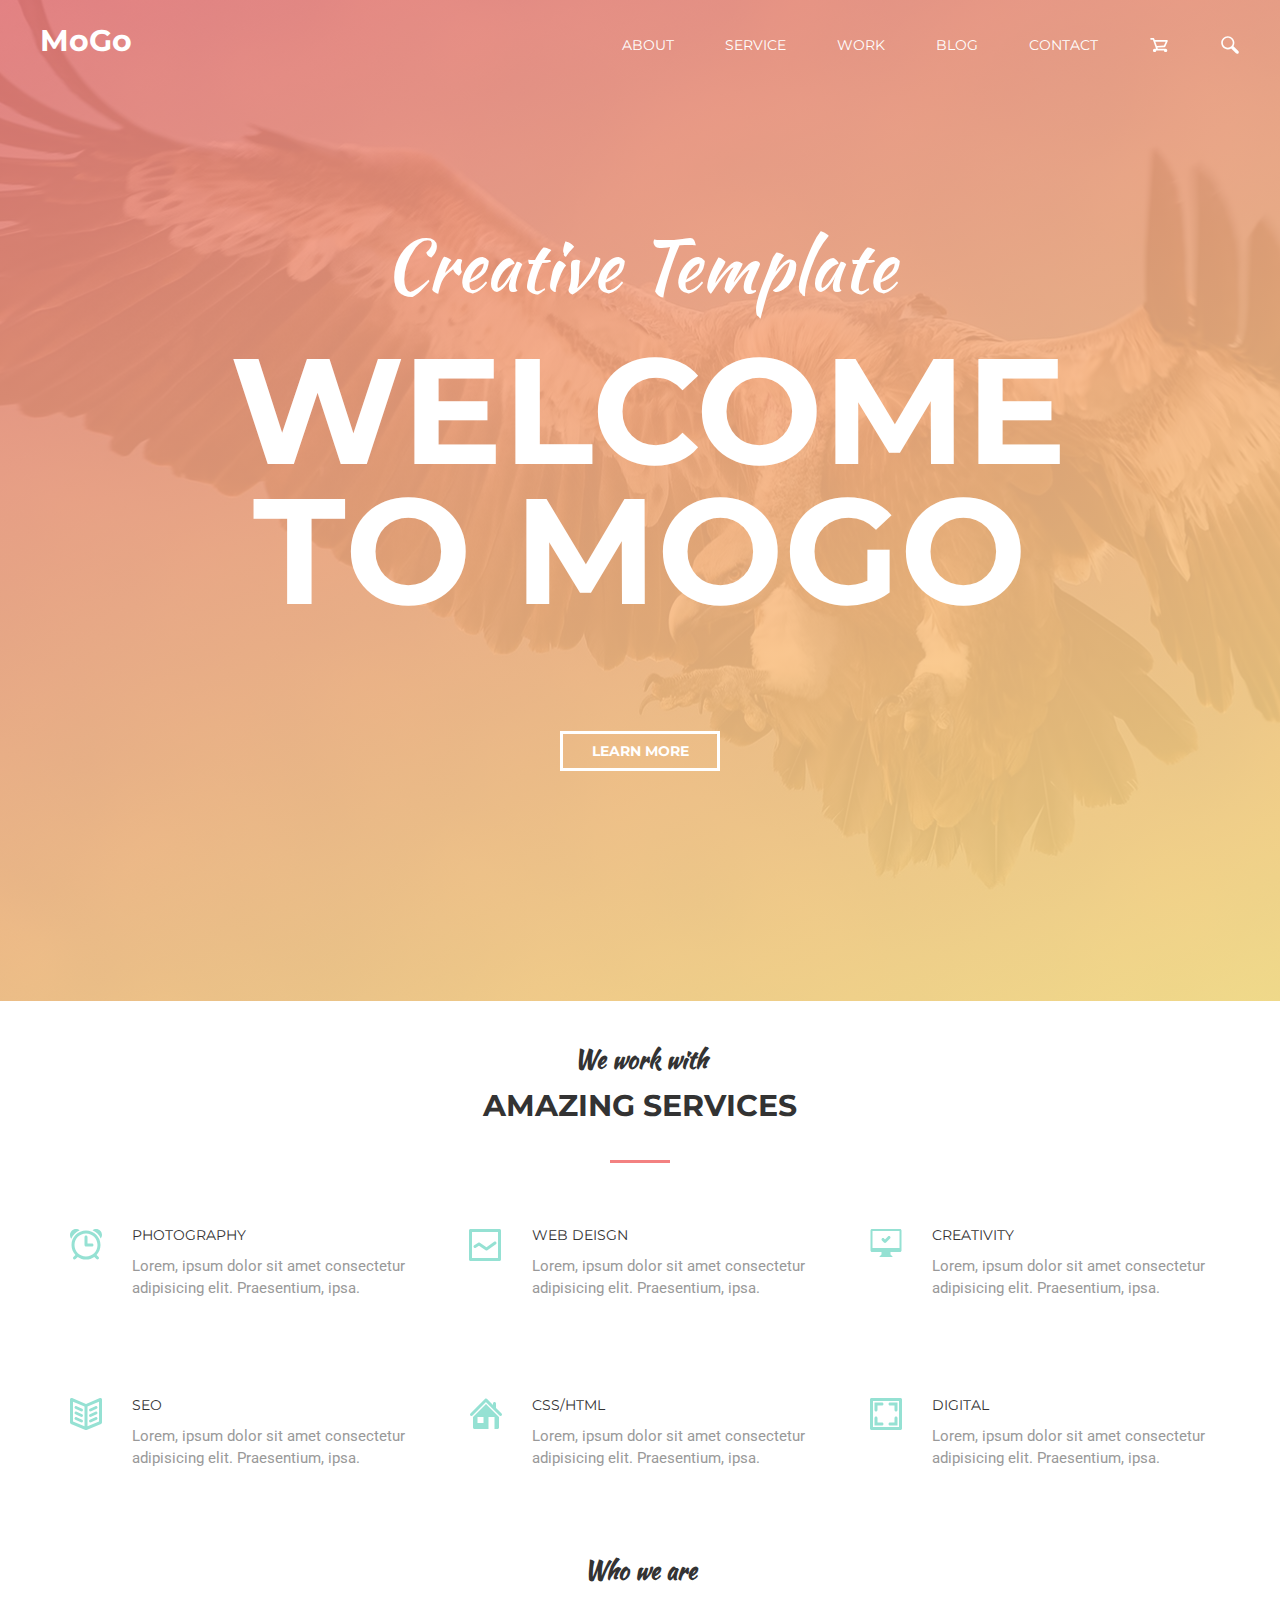
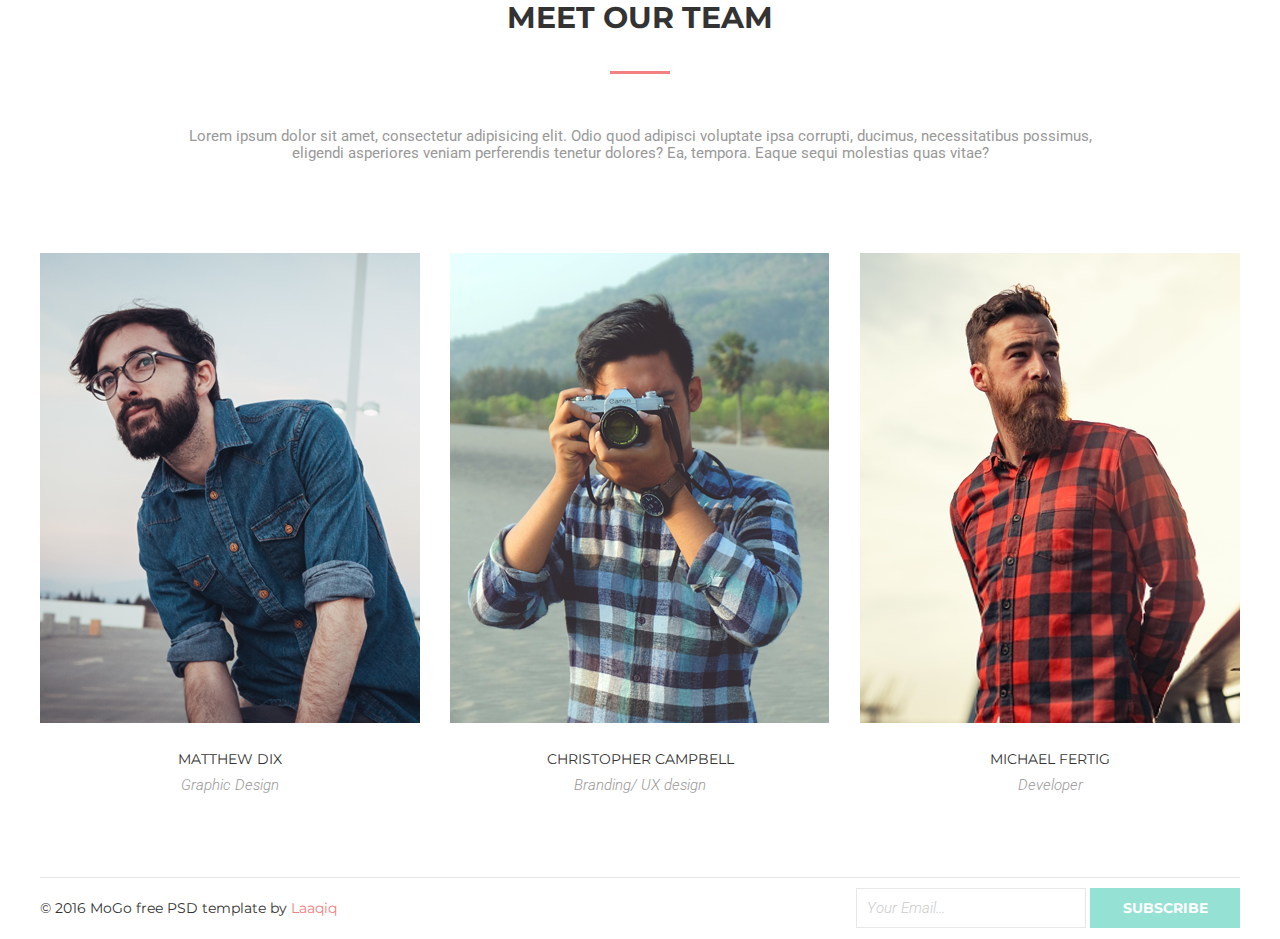
<file: html-css/module-10/index.html>
<!DOCTYPE html>
<html lang="en">
  <head>
    <meta charset="UTF-8" />
    <meta name="viewport" content="width=device-width, initial-scale=1.0" />
    <meta http-equiv="X-UA-Compatible" content="ie=edge" />
    <link rel="stylesheet" href="css/normalize.css" />
    <link rel="stylesheet" href="css/styles.css" />
    <link
      href="https://fonts.googleapis.com/css?family=Kaushan+Script&display=swap"
      rel="stylesheet"
    />
    <link
      href="https://fonts.googleapis.com/css?family=Montserrat:400,700&display=swap"
      rel="stylesheet"
    />
    <link
      href="https://fonts.googleapis.com/css?family=Roboto:300,300i,400&display=swap"
      rel="stylesheet"
    />
    <title>Module-10</title>
  </head>
  <body>
    <header class="container">
      <div class="container-gradient">
        <div class="header-1 wrapper">
          <h1 class="logo"><a class="logo__link" href="">MoGo</a></h1>
          <nav class="nav">
            <ul class="nav__list">
              <li class="nav__item">
                <a href="" class="nav__link nav__link--hover">about</a>
              </li>
              <li class="nav__item">
                <a href="" class="nav__link nav__link--hover">service</a>
              </li>
              <li class="nav__item">
                <a href="" class="nav__link nav__link--hover">work</a>
              </li>
              <li class="nav__item">
                <a href="" class="nav__link nav__link--hover">blog</a>
              </li>
              <li class="nav__item">
                <a href="" class="nav__link nav__link--hover">contact</a>
              </li>
              <li class="nav__item">
                <a href="" class="nav__link nav__link--hover"
                  ><svg class="nav__icon">
                    <use href="img/SVG-sprite.svg#shopping-cart"></use></svg
                ></a>
              </li>
              <li class="nav__item">
                <a href="" class="nav__link nav__link--hover"
                  ><svg class="nav__icon">
                    <use href="img/SVG-sprite.svg#magnifying-glass"></use></svg
                ></a>
              </li>
            </ul>
          </nav>
        </div>
        <div class="header-2 wrapper">
          <h2 class="slogan-title">Creative Template</h2>
          <h2 class="welcome-title">welcome to mogo</h2>
          <div class="button-header">
            <a href="" class="button-header__link">Learn more</a>
          </div>
        </div>
      </div>
    </header>
    <main class="main wrapper">
      <section class="section">
        <h2 class="section__title">
          <span class="section__title--cursive">We work with</span
          ><span class="section__title--non-serif">amazing services</span>
        </h2>
        <div class="section__services">
          <div class="card-service alarm">
            <div class="card-service__text">
              <h3 class="card-service__name">Photography</h3>
              <p class="card-service__description">
                Lorem, ipsum dolor sit amet consectetur adipisicing elit.
                Praesentium, ipsa.
              </p>
            </div>
          </div>
          <div class="card-service line-graph">
            <div class="card-service__text">
              <h3 class="card-service__name">web deisgn</h3>
              <p class="card-service__description">
                Lorem, ipsum dolor sit amet consectetur adipisicing elit.
                Praesentium, ipsa.
              </p>
            </div>
          </div>
          <div class="card-service computer">
            <div class="card-service__text">
              <h3 class="card-service__name">creativity</h3>
              <p class="card-service__description">
                Lorem, ipsum dolor sit amet consectetur adipisicing elit.
                Praesentium, ipsa.
              </p>
            </div>
          </div>
          <div class="card-service book">
            <div class="card-service__text">
              <h3 class="card-service__name">seo</h3>
              <p class="card-service__description">
                Lorem, ipsum dolor sit amet consectetur adipisicing elit.
                Praesentium, ipsa.
              </p>
            </div>
          </div>
          <div class="card-service home">
            <div class="card-service__text">
              <h3 class="card-service__name">css/html</h3>
              <p class="card-service__description">
                Lorem, ipsum dolor sit amet consectetur adipisicing elit.
                Praesentium, ipsa.
              </p>
            </div>
          </div>
          <div class="card-service image">
            <div class="card-service__text">
              <h3 class="card-service__name">digital</h3>
              <p class="card-service__description">
                Lorem, ipsum dolor sit amet consectetur adipisicing elit.
                Praesentium, ipsa.
              </p>
            </div>
          </div>
        </div>
      </section>
      <section class="section">
        <h2 class="section__title">
          <span class="section__title--cursive">Who we are</span
          ><span class="section__title--non-serif">meet our team</span>
        </h2>
        <!-- team  -->
        <p class="section__text">
          Lorem ipsum dolor sit amet, consectetur adipisicing elit. Odio quod
          adipisci voluptate ipsa corrupti, ducimus, necessitatibus possimus,
          eligendi asperiores veniam perferendis tenetur dolores? Ea, tempora.
          Eaque sequi molestias quas vitae?
        </p>
        <div class="section-team">
          <div class="card-team">
            <div class="card-team__pic">
              <img
                class="card-team__img"
                src="img/team1.png"
                srcset="img/team1.png 1x, img/team1@2x.png 2x"
                alt="default image"
              />
              <div class="card-team__overlay">
                <div class="soc-icons">
                  <a class="soc-icons__link" href=""
                    ><svg class="soc-icons__svg">
                      <use href="img/SVG-sprite.svg#facebook"></use></svg
                  ></a>
                  <a class="soc-icons__link" href=""
                    ><svg class="soc-icons__svg">
                      <use href="img/SVG-sprite.svg#twitter"></use></svg
                  ></a>
                  <a class="soc-icons__link" href=""
                    ><svg class="soc-icons__svg">
                      <use href="img/SVG-sprite.svg#pinterest"></use></svg
                  ></a>
                  <a class="soc-icons__link" href=""
                    ><svg class="soc-icons__svg">
                      <use href="img/SVG-sprite.svg#instagram"></use></svg
                  ></a>
                </div>
              </div>
            </div>
            <p class="card-team__name">matthew dix</p>
            <p class="card-team__job">Graphic Design</p>
          </div>
          <div class="card-team">
            <div class="card-team__pic">
              <img
                class="card-team__img"
                src="img/team2.png"
                srcset="img/team2.png 1x, img/team2@2x.png 2x"
                alt="default image"
              />
              <div class="card-team__overlay">
                <div class="soc-icons">
                  <a class="soc-icons__link" href=""
                    ><svg class="soc-icons__svg">
                      <use href="img/SVG-sprite.svg#facebook"></use></svg
                  ></a>
                  <a class="soc-icons__link" href=""
                    ><svg class="soc-icons__svg">
                      <use href="img/SVG-sprite.svg#twitter"></use></svg
                  ></a>
                  <a class="soc-icons__link" href=""
                    ><svg class="soc-icons__svg">
                      <use href="img/SVG-sprite.svg#pinterest"></use></svg
                  ></a>
                  <a class="soc-icons__link" href=""
                    ><svg class="soc-icons__svg">
                      <use href="img/SVG-sprite.svg#instagram"></use></svg
                  ></a>
                </div>
              </div>
            </div>
            <p class="card-team__name">christopher campbell</p>
            <p class="card-team__job">Branding/ UX design</p>
          </div>
          <div class="card-team">
            <div class="card-team__pic">
              <img
                class="card-team__img"
                src="img/team3.png"
                srcset="img/team3.png 1x, img/team3@2x.png 2x"
                alt="default image"
              />
              <div class="card-team__overlay">
                <div class="soc-icons">
                  <a class="soc-icons__link" href=""
                    ><svg class="soc-icons__svg">
                      <use href="img/SVG-sprite.svg#facebook"></use></svg
                  ></a>
                  <a class="soc-icons__link" href=""
                    ><svg class="soc-icons__svg">
                      <use href="img/SVG-sprite.svg#twitter"></use></svg
                  ></a>
                  <a class="soc-icons__link" href=""
                    ><svg class="soc-icons__svg">
                      <use href="img/SVG-sprite.svg#pinterest"></use></svg
                  ></a>
                  <a class="soc-icons__link" href=""
                    ><svg class="soc-icons__svg">
                      <use href="img/SVG-sprite.svg#instagram"></use></svg
                  ></a>
                </div>
              </div>
            </div>
            <p class="card-team__name">michael fertig</p>
            <p class="card-team__job">Developer</p>
          </div>
        </div>
      </section>
    </main>
    <footer class="footer wrapper">
      <p class="footer__text">
        &copy; 2016 MoGo free PSD template by
        <a class="footer__link" href="">Laaqiq</a>
      </p>
      <div class="footer__form">
        <form action="#" method="get">
          <input type="text" name="name" placeholder="Your Email..." />
          <input type="submit" value="subscribe" />
        </form>
      </div>
    </footer>
  </body>
</html>
</file>
<file: html-css/module-03/css/styles.css>
* {
  margin: 0;
  padding: 0;
}

body {
  font-family: "Playfair Display", serif;
  color: #626262;
  font-size: 14px;
  font-weight: 400;
}

.container {
  width: 900px;
  margin: 0 auto;
}

.navigation {
  padding: 75px 165px 100px 165px;
}

nav ul li {
  display: inline-block;
  margin-right: 100px;
}

nav ul li:last-child {
  margin-right: 0;
}

nav ul li a {
  text-decoration: none;
  text-transform: uppercase;
  text-align: center;
  font-size: 14px;
  width: 113px;
  font-weight: 400;
}

nav ul li a:hover {
  color: #03a9f4;
}

a:visited {
  color: #626262;
}

.article {
  margin: 0px 0px 50px 0px;
  display: inline-block;
  vertical-align: top;
  width: calc(50% - 30px);
}

article:nth-child(odd) {
  margin-right: 56px;
}

article:nth-child(even) {
  margin-right: 0;
}

.text-article {
  text-align: justify;
  width: 420px;
}

img {
  height: 280px;
  width: 420px;
}
.cover {
  background-size: cover;
}

h2 {
  font-size: 30px;
  margin: 15px 0px;
}

.cover + p {
  margin-top: 15px;
  text-transform: uppercase;
  font-size: 14px;
  color: #b4ad9e;
  font-family: "Ubuntu", sans-serif;
  font-weight: 300;
}

.button {
  margin-top: 20px;
  margin-bottom: 70px;
}

button {
  display: block;
  border: 1px solid #626262;
  height: 60px;
  width: 164px;
  margin: 0 auto;
  background-color: #fff;
  font-size: 20px;
  color: #626262;
  font-family: "Playfair Display", serif;
}
</file>
<file: html-css/module-04/css/styles.css>
* {
  box-sizing: border-box;
  margin: 0;
  padding: 0;
}

.clearfix::after {
  content: "";
  display: table;
  clear: both;
}

.wrapper {
  width: 1110px;
  margin: 0 auto;
}

/* header */
header {
  padding-top: 30px;
  padding-bottom: 98px;
}

.logo {
  float: left;
  text-transform: uppercase;
  font-size: 30px;
  color: #555252;
  font-family: "Roboto";
  font-weight: 300;
}

.logo::first-letter {
  text-transform: uppercase;
  text-decoration: none;
  font-size: 30px;
  color: #1abc9c;
  font-family: "Roboto";
  font-weight: 900;
}

.logo-link {
  text-decoration: none;
}

.logo-link:visited {
  color: #555252;
}
/* menu */

.navigation li {
  float: left;
  list-style: none;
  margin-right: 35px;
}

.navigation li:last-child {
  margin-right: 0;
}
.navigation {
  text-decoration: none;
  float: right;
  margin-top: 10px;
}

.navigation li a {
  text-transform: uppercase;
  text-decoration: none;
  font-size: 14px;
  color: #000000;
  font-family: "Open Sans";
  font-weight: 700;
}

.navigation li a:hover,
.navigation li a:focus {
  color: #1abc9c;
}

/* main */
h2 {
  text-transform: uppercase;
  font-size: 48px;
  color: #515151;
  font-family: "Roboto";
  font-weight: 900;
  text-align: center;
}

.name-section::after {
  margin: 26px auto 82px;
  display: block;
  content: "";
  width: 164px;
  height: 7px;
  background-color: #1abc9c;
}

/* products */

.item {
  width: 255px;
  height: 322px;
}
img {
  background-color: #e9f0fd;
}

ul {
  list-style: none;
}

.item-name_price {
  display: block;
  width: 255px;
  height: 40px;
  font-size: 18px;
  line-height: 32px;
  font-family: "Roboto";
  font-weight: 900;
  color: #ffffff;
  background-color: #323232;
  text-transform: uppercase;
}

.item a {
  display: block;
  width: 255px;
  height: 282px;
}
.item-name {
  float: left;

  width: 201px;
  height: 40px;
}

.price {
  float: right;
  width: 54px;
  height: 40px;
  padding-top: 3px;
  text-align: center;

  background-color: rgba(255, 255, 255, 0.439);
}

.item-name_price .item-name a {
  display: block;
  text-decoration: none;
  width: 255px;
  height: 40px;
  padding-left: 12px;
  padding-top: 3px;
}

.item-name_price .item-name a:hover,
.item-name_price .item-name a:focus {
  background-color: #1abc9c;
}

.item-name_price h3 a:visited {
  color: #ffffff;
}

.items li:hover .item-name {
  background-color: #1abc9c;
}

.item {
  float: left;
  margin-right: 30px;
  margin-bottom: 30px;
}

.item:nth-child(4n) {
  margin-right: 0;
}

.item:not(:nth-child(-n + 4)) {
  margin-bottom: 0;
}

.products {
  padding-top: 10px;
  padding-bottom: 100px;
}

/* footer-news */

.wrapper-news {
  padding-bottom: 83px;
}

.news-box {
  width: 350px;
  line-height: 26px;
  color: #555252;
  font-family: "Open Sans";
  float: left;
  margin-right: 30px;
}

.news-box:nth-child(3n) {
  margin-right: 0;
}

.news-name {
  font-size: 18px;
  font-weight: 600;
  padding-top: 11px;
}

.news-name:after {
  content: "";
  display: block;
  width: 136px;
  height: 3px;
  background-color: #4ec6ab;
  margin-top: 9px;
  margin-bottom: 27px;
}
.news-text {
  font-size: 14px;
  line-height: 26px;
  font-weight: 400;
  padding-bottom: 13px;
}

.box-news-link {
  display: block;
  width: 159px;
  height: 51px;
  font-size: 18px;
  font-weight: 600;
  border-radius: 3px;
  background-color: #4ec6ab;
  text-decoration: none;
  font-size: 16px;
  color: #ffffff;
  font-weight: 300;
  text-align: center;
  padding-top: 10px;
}
</file>
<file: html-css/module-05/css/styles.css>
* {
  margin: 0;
  padding: 0;
  box-sizing: border-box;
}

.clearfix::after {
  content: "";
  display: table;
  clear: both;
}

.wrapper {
  width: 1110px;
  margin: 0 auto;
}

/* header */
header {
  padding-top: 30px;
  padding-bottom: 24px;
}

.logo {
  float: left;
  text-transform: uppercase;
  font-size: 30px;
  color: #555252;
  font-family: "Roboto";
  font-weight: 300;
}

.logo::first-letter {
  text-transform: uppercase;
  text-decoration: none;
  font-size: 30px;
  color: #1abc9c;
  font-family: "Roboto";
  font-weight: 900;
}

.logo-link {
  text-decoration: none;
}

.logo-link:visited {
  color: #555252;
}

/* menu */

.navigation li {
  float: left;
  list-style: none;
  margin-right: 35px;
}

.navigation li:last-child {
  margin-right: 0;
}
.navigation {
  text-decoration: none;
  float: right;
  margin-top: 10px;
}

.navigation li a {
  text-transform: uppercase;
  text-decoration: none;
  font-size: 14px;
  color: #000000;
  font-family: "Open Sans";
  font-weight: 700;
}

.navigation li a:hover,
.navigation li a:focus {
  color: #1abc9c;
}

/* main */
/* slider */

main {
  padding-bottom: 100px;
  background-color: #e9f0fd;
}

.slider {
  position: relative;
  height: 600px;
  margin-bottom: 120px;
}

.img-slider {
  object-fit: cover;
  width: 100%;
  height: 600px;
  filter: brightness(0.52);
}

.arrows-header {
  position: absolute;
  width: 1110px;
  left: 50%;
  top: 50%;
  transform: translate(-50%, -50%);
}

.arrow {
  width: 104px;
  height: 104px;
  background-color: #1abc9c;
  opacity: 65%;
  margin-top: 17px;
  cursor: pointer;
  text-align: center;
  font-size: 100px;
  border: 1px solid;
  border-color: #1abc9c;
  color: #ffffff;
}

.arrow:hover {
  opacity: 100%;
}

.arrow-left {
  float: left;
  margin-right: 80px;
}
.arrow-right {
  float: right;
}

.slide-title {
  float: left;
}

.title {
  font-size: 60px;
  color: #ffffff;
  font-family: "Roboto", sans-serif;
  text-transform: uppercase;
  font-weight: 900;
}

.under-title {
  color: #ffffff;
  font-size: 24px;
  font-family: "Roboto", sans-serif;
  font-weight: 300;
  text-transform: uppercase;
}

h2 {
  text-transform: uppercase;
  font-size: 48px;
  color: #515151;
  font-family: "Roboto";
  font-weight: 900;
  text-align: center;
}

.name-section::after {
  margin: 26px auto 80px;
  display: block;
  content: "";
  width: 164px;
  height: 7px;
  background-color: #1abc9c;
}

/* products */

.item {
  width: 255px;
  }

ul {
  list-style: none;
}

.item-name {
  display: block;
  width: 255px;
  height: 40px;
  font-size: 18px;
  line-height: 32px;
  font-family: "Roboto";
  font-weight: 900;
  color: #ffffff;
  background-color: #323232;
  text-transform: uppercase;
}

 .img-item {
  display: block;
 
}
h3 {
  float: left;
  width: 201px;
  height: 40px;
}

.price {
  float: right;
  width: 54px;
  height: 40px;
  padding-top: 3px;
  text-align: center;
  background-color: rgba(255, 255, 255, 0.439);
}

.item-name h3 a {
  display: block;
  text-decoration: none;
  width: 255px;
  height: 40px;
  padding-left: 12px;
  padding-top: 3px;
}

.item-name h3 a:hover,
.item-name h3 a:focus {
  background-color: #1abc9c;
}

.item-name h3 a:visited {
  color: #ffffff;
}

.items li:hover .item-name {
  background-color: #1abc9c;
}

.item {
  float: left;
  margin-right: 30px;
  margin-bottom: 30px;
}

.item:nth-child(4n) {
  margin-right: 0;
}

.item:nth-last-child(-n + 4) {
  margin-bottom: 0;
}

/* overlay */

.overlay {
  position: absolute;
  display: none;
  width: 255px;
  height: 282px;
  background-color: rgb(255, 255, 255, 50%);
}
.overlay2 {
  position: absolute;
  width: 235px;
  height: 262px;
  top: 50%;
  left: 50%;
  transform: translate(-50%, -50%);
  background-color: rgb(0, 0, 0, 55%);
}

.icons-wrapper {
  position: absolute;
  width: 167px;
  height: 108px;
  top: 50%;
  left: 50%;
  transform: translate(-50%, -50%);
}

.button-icon-item {
  font-size: 30px;
  text-align: center;
  border: 1px solid #ffffff;
  color: #ffffff;
  cursor: pointer;
}

.button-icon-sq {
  width: 50px;
  height: 50px;
  background-color: transparent;
  margin-right: 8px;
  margin-bottom: 8px;
  float: left;
  line-height: 50px;
}

.button-icon-sq:nth-child(3) {
  margin-right: 0px;
}
.button-icon-cart {
  width: 166px;
  height: 50px;
  background-color: #323232;
  border: 1px solid #ffffff;
}
.pe-7s {
  margin: 9px;
}

.pe-7s-cart {
  float: left;
  margin-top: 9px;
  margin-left: 12px;
}

.add-to-cart {
  font-size: 14px;
  text-transform: uppercase;
  color: #ffffff;
  font-family: "Open Sans";
  font-weight: 400;
  line-height: 50px;
}

.button-icon-item:hover {
  background-color: #1abc9c;
  border: 1px solid #1abc9c;
}
.items li:hover .overlay {
  display: block;
}
/* footer */

.copyright {
  font-size: 16px;
  color: #fefefe;
  font-family: "Open Sans";
  font-weight: 400;
  text-align: center;
  background-color: #323232;
  height: 88px;
  width: 100%;
  line-height: 88px;
}

.design-link {
  font-size: 16px;
  color: #46bfa9;
  font-family: "Open Sans";
  font-weight: 400;
  text-decoration: none;
}

.design-link:visited {
  color: #46bfa9;
}
</file>
<file: html-css/module-05/pe-icon-7-stroke/css/pe-icon-7-stroke.css>
@font-face {
	font-family: 'Pe-icon-7-stroke';
	src:url('../fonts/Pe-icon-7-stroke.eot?d7yf1v');
	src:url('../fonts/Pe-icon-7-stroke.eot?#iefixd7yf1v') format('embedded-opentype'),
		url('../fonts/Pe-icon-7-stroke.woff?d7yf1v') format('woff'),
		url('../fonts/Pe-icon-7-stroke.ttf?d7yf1v') format('truetype'),
		url('../fonts/Pe-icon-7-stroke.svg?d7yf1v#Pe-icon-7-stroke') format('svg');
	font-weight: normal;
	font-style: normal;
}

[class^="pe-7s-"], [class*=" pe-7s-"] {
	display: inline-block;
	font-family: 'Pe-icon-7-stroke';
	speak: none;
	font-style: normal;
	font-weight: normal;
	font-variant: normal;
	text-transform: none;
	line-height: 1;

	/* Better Font Rendering =========== */
	-webkit-font-smoothing: antialiased;
	-moz-osx-font-smoothing: grayscale;
}

.pe-7s-album:before {
	content: "\e6aa";
}
.pe-7s-arc:before {
	content: "\e6ab";
}
.pe-7s-back-2:before {
	content: "\e6ac";
}
.pe-7s-bandaid:before {
	content: "\e6ad";
}
.pe-7s-car:before {
	content: "\e6ae";
}
.pe-7s-diamond:before {
	content: "\e6af";
}
.pe-7s-door-lock:before {
	content: "\e6b0";
}
.pe-7s-eyedropper:before {
	content: "\e6b1";
}
.pe-7s-female:before {
	content: "\e6b2";
}
.pe-7s-gym:before {
	content: "\e6b3";
}
.pe-7s-hammer:before {
	content: "\e6b4";
}
.pe-7s-headphones:before {
	content: "\e6b5";
}
.pe-7s-helm:before {
	content: "\e6b6";
}
.pe-7s-hourglass:before {
	content: "\e6b7";
}
.pe-7s-leaf:before {
	content: "\e6b8";
}
.pe-7s-magic-wand:before {
	content: "\e6b9";
}
.pe-7s-male:before {
	content: "\e6ba";
}
.pe-7s-map-2:before {
	content: "\e6bb";
}
.pe-7s-next-2:before {
	content: "\e6bc";
}
.pe-7s-paint-bucket:before {
	content: "\e6bd";
}
.pe-7s-pendrive:before {
	content: "\e6be";
}
.pe-7s-photo:before {
	content: "\e6bf";
}
.pe-7s-piggy:before {
	content: "\e6c0";
}
.pe-7s-plugin:before {
	content: "\e6c1";
}
.pe-7s-refresh-2:before {
	content: "\e6c2";
}
.pe-7s-rocket:before {
	content: "\e6c3";
}
.pe-7s-settings:before {
	content: "\e6c4";
}
.pe-7s-shield:before {
	content: "\e6c5";
}
.pe-7s-smile:before {
	content: "\e6c6";
}
.pe-7s-usb:before {
	content: "\e6c7";
}
.pe-7s-vector:before {
	content: "\e6c8";
}
.pe-7s-wine:before {
	content: "\e6c9";
}
.pe-7s-cloud-upload:before {
	content: "\e68a";
}
.pe-7s-cash:before {
	content: "\e68c";
}
.pe-7s-close:before {
	content: "\e680";
}
.pe-7s-bluetooth:before {
	content: "\e68d";
}
.pe-7s-cloud-download:before {
	content: "\e68b";
}
.pe-7s-way:before {
	content: "\e68e";
}
.pe-7s-close-circle:before {
	content: "\e681";
}
.pe-7s-id:before {
	content: "\e68f";
}
.pe-7s-angle-up:before {
	content: "\e682";
}
.pe-7s-wristwatch:before {
	content: "\e690";
}
.pe-7s-angle-up-circle:before {
	content: "\e683";
}
.pe-7s-world:before {
	content: "\e691";
}
.pe-7s-angle-right:before {
	content: "\e684";
}
.pe-7s-volume:before {
	content: "\e692";
}
.pe-7s-angle-right-circle:before {
	content: "\e685";
}
.pe-7s-users:before {
	content: "\e693";
}
.pe-7s-angle-left:before {
	content: "\e686";
}
.pe-7s-user-female:before {
	content: "\e694";
}
.pe-7s-angle-left-circle:before {
	content: "\e687";
}
.pe-7s-up-arrow:before {
	content: "\e695";
}
.pe-7s-angle-down:before {
	content: "\e688";
}
.pe-7s-switch:before {
	content: "\e696";
}
.pe-7s-angle-down-circle:before {
	content: "\e689";
}
.pe-7s-scissors:before {
	content: "\e697";
}
.pe-7s-wallet:before {
	content: "\e600";
}
.pe-7s-safe:before {
	content: "\e698";
}
.pe-7s-volume2:before {
	content: "\e601";
}
.pe-7s-volume1:before {
	content: "\e602";
}
.pe-7s-voicemail:before {
	content: "\e603";
}
.pe-7s-video:before {
	content: "\e604";
}
.pe-7s-user:before {
	content: "\e605";
}
.pe-7s-upload:before {
	content: "\e606";
}
.pe-7s-unlock:before {
	content: "\e607";
}
.pe-7s-umbrella:before {
	content: "\e608";
}
.pe-7s-trash:before {
	content: "\e609";
}
.pe-7s-tools:before {
	content: "\e60a";
}
.pe-7s-timer:before {
	content: "\e60b";
}
.pe-7s-ticket:before {
	content: "\e60c";
}
.pe-7s-target:before {
	content: "\e60d";
}
.pe-7s-sun:before {
	content: "\e60e";
}
.pe-7s-study:before {
	content: "\e60f";
}
.pe-7s-stopwatch:before {
	content: "\e610";
}
.pe-7s-star:before {
	content: "\e611";
}
.pe-7s-speaker:before {
	content: "\e612";
}
.pe-7s-signal:before {
	content: "\e613";
}
.pe-7s-shuffle:before {
	content: "\e614";
}
.pe-7s-shopbag:before {
	content: "\e615";
}
.pe-7s-share:before {
	content: "\e616";
}
.pe-7s-server:before {
	content: "\e617";
}
.pe-7s-search:before {
	content: "\e618";
}
.pe-7s-film:before {
	content: "\e6a5";
}
.pe-7s-science:before {
	content: "\e619";
}
.pe-7s-disk:before {
	content: "\e6a6";
}
.pe-7s-ribbon:before {
	content: "\e61a";
}
.pe-7s-repeat:before {
	content: "\e61b";
}
.pe-7s-refresh:before {
	content: "\e61c";
}
.pe-7s-add-user:before {
	content: "\e6a9";
}
.pe-7s-refresh-cloud:before {
	content: "\e61d";
}
.pe-7s-paperclip:before {
	content: "\e69c";
}
.pe-7s-radio:before {
	content: "\e61e";
}
.pe-7s-note2:before {
	content: "\e69d";
}
.pe-7s-print:before {
	content: "\e61f";
}
.pe-7s-network:before {
	content: "\e69e";
}
.pe-7s-prev:before {
	content: "\e620";
}
.pe-7s-mute:before {
	content: "\e69f";
}
.pe-7s-power:before {
	content: "\e621";
}
.pe-7s-medal:before {
	content: "\e6a0";
}
.pe-7s-portfolio:before {
	content: "\e622";
}
.pe-7s-like2:before {
	content: "\e6a1";
}
.pe-7s-plus:before {
	content: "\e623";
}
.pe-7s-left-arrow:before {
	content: "\e6a2";
}
.pe-7s-play:before {
	content: "\e624";
}
.pe-7s-key:before {
	content: "\e6a3";
}
.pe-7s-plane:before {
	content: "\e625";
}
.pe-7s-joy:before {
	content: "\e6a4";
}
.pe-7s-photo-gallery:before {
	content: "\e626";
}
.pe-7s-pin:before {
	content: "\e69b";
}
.pe-7s-phone:before {
	content: "\e627";
}
.pe-7s-plug:before {
	content: "\e69a";
}
.pe-7s-pen:before {
	content: "\e628";
}
.pe-7s-right-arrow:before {
	content: "\e699";
}
.pe-7s-paper-plane:before {
	content: "\e629";
}
.pe-7s-delete-user:before {
	content: "\e6a7";
}
.pe-7s-paint:before {
	content: "\e62a";
}
.pe-7s-bottom-arrow:before {
	content: "\e6a8";
}
.pe-7s-notebook:before {
	content: "\e62b";
}
.pe-7s-note:before {
	content: "\e62c";
}
.pe-7s-next:before {
	content: "\e62d";
}
.pe-7s-news-paper:before {
	content: "\e62e";
}
.pe-7s-musiclist:before {
	content: "\e62f";
}
.pe-7s-music:before {
	content: "\e630";
}
.pe-7s-mouse:before {
	content: "\e631";
}
.pe-7s-more:before {
	content: "\e632";
}
.pe-7s-moon:before {
	content: "\e633";
}
.pe-7s-monitor:before {
	content: "\e634";
}
.pe-7s-micro:before {
	content: "\e635";
}
.pe-7s-menu:before {
	content: "\e636";
}
.pe-7s-map:before {
	content: "\e637";
}
.pe-7s-map-marker:before {
	content: "\e638";
}
.pe-7s-mail:before {
	content: "\e639";
}
.pe-7s-mail-open:before {
	content: "\e63a";
}
.pe-7s-mail-open-file:before {
	content: "\e63b";
}
.pe-7s-magnet:before {
	content: "\e63c";
}
.pe-7s-loop:before {
	content: "\e63d";
}
.pe-7s-look:before {
	content: "\e63e";
}
.pe-7s-lock:before {
	content: "\e63f";
}
.pe-7s-lintern:before {
	content: "\e640";
}
.pe-7s-link:before {
	content: "\e641";
}
.pe-7s-like:before {
	content: "\e642";
}
.pe-7s-light:before {
	content: "\e643";
}
.pe-7s-less:before {
	content: "\e644";
}
.pe-7s-keypad:before {
	content: "\e645";
}
.pe-7s-junk:before {
	content: "\e646";
}
.pe-7s-info:before {
	content: "\e647";
}
.pe-7s-home:before {
	content: "\e648";
}
.pe-7s-help2:before {
	content: "\e649";
}
.pe-7s-help1:before {
	content: "\e64a";
}
.pe-7s-graph3:before {
	content: "\e64b";
}
.pe-7s-graph2:before {
	content: "\e64c";
}
.pe-7s-graph1:before {
	content: "\e64d";
}
.pe-7s-graph:before {
	content: "\e64e";
}
.pe-7s-global:before {
	content: "\e64f";
}
.pe-7s-gleam:before {
	content: "\e650";
}
.pe-7s-glasses:before {
	content: "\e651";
}
.pe-7s-gift:before {
	content: "\e652";
}
.pe-7s-folder:before {
	content: "\e653";
}
.pe-7s-flag:before {
	content: "\e654";
}
.pe-7s-filter:before {
	content: "\e655";
}
.pe-7s-file:before {
	content: "\e656";
}
.pe-7s-expand1:before {
	content: "\e657";
}
.pe-7s-exapnd2:before {
	content: "\e658";
}
.pe-7s-edit:before {
	content: "\e659";
}
.pe-7s-drop:before {
	content: "\e65a";
}
.pe-7s-drawer:before {
	content: "\e65b";
}
.pe-7s-download:before {
	content: "\e65c";
}
.pe-7s-display2:before {
	content: "\e65d";
}
.pe-7s-display1:before {
	content: "\e65e";
}
.pe-7s-diskette:before {
	content: "\e65f";
}
.pe-7s-date:before {
	content: "\e660";
}
.pe-7s-cup:before {
	content: "\e661";
}
.pe-7s-culture:before {
	content: "\e662";
}
.pe-7s-crop:before {
	content: "\e663";
}
.pe-7s-credit:before {
	content: "\e664";
}
.pe-7s-copy-file:before {
	content: "\e665";
}
.pe-7s-config:before {
	content: "\e666";
}
.pe-7s-compass:before {
	content: "\e667";
}
.pe-7s-comment:before {
	content: "\e668";
}
.pe-7s-coffee:before {
	content: "\e669";
}
.pe-7s-cloud:before {
	content: "\e66a";
}
.pe-7s-clock:before {
	content: "\e66b";
}
.pe-7s-check:before {
	content: "\e66c";
}
.pe-7s-chat:before {
	content: "\e66d";
}
.pe-7s-cart:before {
	content: "\e66e";
}
.pe-7s-camera:before {
	content: "\e66f";
}
.pe-7s-call:before {
	content: "\e670";
}
.pe-7s-calculator:before {
	content: "\e671";
}
.pe-7s-browser:before {
	content: "\e672";
}
.pe-7s-box2:before {
	content: "\e673";
}
.pe-7s-box1:before {
	content: "\e674";
}
.pe-7s-bookmarks:before {
	content: "\e675";
}
.pe-7s-bicycle:before {
	content: "\e676";
}
.pe-7s-bell:before {
	content: "\e677";
}
.pe-7s-battery:before {
	content: "\e678";
}
.pe-7s-ball:before {
	content: "\e679";
}
.pe-7s-back:before {
	content: "\e67a";
}
.pe-7s-attention:before {
	content: "\e67b";
}
.pe-7s-anchor:before {
	content: "\e67c";
}
.pe-7s-albums:before {
	content: "\e67d";
}
.pe-7s-alarm:before {
	content: "\e67e";
}
.pe-7s-airplay:before {
	content: "\e67f";
}
</file>
<file: html-css/module-06/css/styles.css>
* {
  margin: 0;
  padding: 0;
  box-sizing: border-box;
}
.wrapper {
  width: 1200px;
  margin: 0 auto;
}
.header {
  display: flex;
  height: 54px;
  justify-content: space-between;
  align-items: flex-end;
  font-family: "Montserrat", sans-serif;
}
/* logo  */
.logo {
  font-size: 30px;
  font-weight: 700;
}
.logo-link {
  text-decoration: none;
  color: #95e1d3;
}

/* menu  */
.navigation {
}
.menu {
  width: 490px;
  display: flex;
  list-style: none;
  justify-content: space-between;
}
.menu-link {
  text-decoration: none;
  text-transform: uppercase;
  font-size: 14px;
  font-weight: 400;
  color: #95e1d3;
}
.menu-link:hover {
  color: #f38181;
  border-bottom: 3px solid #f38181;
  padding-bottom: 12px;
  transition-property: all;
  transition-duration: 0.25s;
}
.header {
  margin-bottom: 100px;
}
/* section-name */
.section-name-line1 {
  display: block;
  font-size: 24px;
  font-family: "Kaushan Script", cursive;
  color: #333333;
  text-align: center;
}
.section-name-line2 {
  display: block;
  font-size: 30px;
  font-family: "Montserrat", sans-serif;
  font-weight: 700;
  color: #333333;
  text-transform: uppercase;
  text-align: center;
}
.section-name::after {
  margin: 40px auto 50px;
  display: block;
  content: "";
  width: 60px;
  height: 3px;
  background-color: #f38181;
}
/* services */
.services {
  display: flex;
  flex-wrap: wrap;
  justify-content: space-around;
}
.card {
  display: flex;
  width: 383px;
  justify-content: space-between;
  margin-bottom: 90px;
  margin-top: 10px;
  }

.alarm::before{
  display: block;
  content: ""; 
  width: 74px;
  background-image: url('../img/ALARM.png');
  background-repeat: no-repeat;
  background-position:  center top;
}
.line-graph::before{
  display: block;
  content: ""; 
  width: 74px;
  background-image: url('../img/LINE_GRAPH.png');
  background-repeat: no-repeat;
  background-position:  center top;
}
.computer::before{
  display: block;
  content: ""; 
  width: 74px;
  background-image: url('../img/COMPUTER.png');
  background-repeat: no-repeat;
  background-position:  center top;
}
.book::before{
  display: block;
  content: ""; 
  width: 74px;
  background-image: url('../img/BOOK.png');
  background-repeat: no-repeat;
  background-position:  center top;
}
.home::before{
  display: block;
  content: ""; 
  width: 74px;
  background-image: url('../img/HOME.png');
  background-repeat: no-repeat;
  background-position:  center top;
}
.image::before{
  display: block;
  content: ""; 
  width: 74px;
  background-image: url('../img/IMAGE.png');
  background-repeat: no-repeat;
  background-position:  center top;
}
.card-text {
  display: block;
  width: 300px;
}
.card-name {
  display: block;
  text-transform: uppercase;
  font-family: "Montserrat", sans-serif;
  font-weight: 400;
  font-size: 14px;
  color: #333333;
}
.card-description {
  font-family: "Roboto", sans-serif;
  font-weight: 400;
  font-size: 15px;
  color: #999999;
}
/* team */
.team-section-text {
  display: block;
  width: 950px;
  font-size: 15px;
  color: #999999;
  font-family: "Roboto";
  font-weight: 400;
  text-align: center;
  margin: 0 auto 90px;
}
.team {
  display: flex;
  justify-content: space-between;
  margin-bottom: 80px;
}
.team-card-pic {
  position: relative;
  margin-bottom: 30px;
  width: 380px;
  }
.overlay {
  display: none;
}
.team-card-pic:hover {
  transition-property: all;
  transform: translate(-10px, -10px);
  transition-duration: 0.25s;
}
.team-card-pic:hover .overlay {
  display: flex;
  position: absolute;
  left: 0;
  top: 0;
  background: linear-gradient(
    160deg,
    rgba(243, 129, 129, 0.85),
    rgba(252, 227, 138, 0.9)
  );
  width: 380px;
  height: 470px;
  box-shadow: #95e1d3 10px 10px;
  justify-content: center;
  align-items: center;
}
.team-card-name {
  font-size: 14px;
  color: #333333;
  font-family: "Montserrat", sans-serif;
  font-weight: 400;
  text-align: center;
  text-transform: uppercase;
}
.team-card-job {
  font-size: 15px;
  color: #999999;
  font-family: "Roboto";
  font-weight: 300;
  font-style: italic;
  text-align: center;
  line-height: 24px;
}
/* social icons */
.social-icons {
  display: flex;
  width: 223px;
  height: 55px;
  justify-content: space-between;
}
.soc-icon-link {
  display: flex;
  width: 55px;
  height: 55px;
  background-color: #fce38a;
  opacity: 100%;
  justify-content: center;
  align-items: center;
}
.soc-icon-link:hover {
  background-color: #95e1d3;
  transition-property: all;
  transition-duration: 0.25s;
}
/* footer */
.footer {
  height: 62px;
  font-size: 14px;
  color: #333333;
  font-family: "Montserrat";
  font-weight: 400;
  border-top: #e5e5e5 1px solid;
  display: flex;
  justify-content: space-between;
  align-items: center;
}
.footer-text a {
  text-decoration: none;
  color: #f38181;
}
/* form  */
form {
  display: flex;
  justify-content: center;
  align-items: center;
}

input[type="text"] {
  height: 40px;
  width: 230px;
  padding-left: 10px;
  border: 1px solid #e7e7e7;
  font-size: 15px;
  line-height: 24px;
  color: #333333;
  font-family: "Roboto";
  font-weight: 300;
  
}
input::placeholder {
  font-size: 15px;
  line-height: 24px;
  color: #cccccc;
  font-family: "Roboto";
  font-weight: 300;
  font-style: italic;
}
input[type="submit"] {
  width: 150px;
  height: 40px;
  background-color: #95e1d3;
  font-size: 14px;
  color: #ffffff;
  font-family: "Montserrat";
  font-weight: 700;
  text-align: center;
  text-transform: uppercase;
  border: none;
  cursor: pointer;
}
</file>
<file: html-css/module-07/css/styles.css>
* {
  margin: 0;
  padding: 0;
  box-sizing: border-box;
}

.wrapper {
  width: 940px;
  margin: 0 auto;
}
.header {
  display: flex;
  height: 67px;
  justify-content: space-between;
  align-items: flex-end;
  font-family: "Montserrat", sans-serif;
}
/* logo  */
.logo {
  font-size: 26px;
  font-family: "Norican";
  font-style: normal;
  font-weight: 400;
}
.logo-link {
  text-decoration: none;
  color: #fed136;
}

/* menu  */
.navigation {
}
.menu {
  width: 490px;
  display: flex;
  list-style: none;
  justify-content: space-between;
}
.menu-link {
  text-decoration: none;
  text-transform: uppercase;
  font-size: 14px;
  font-weight: 400;
  color: #222222;
}
.menu-link:hover {
  color: #fed136;
}
.header {
  margin-bottom: 120px;
}

/* main  */
.section-title {
  font-size: 40px;
  color: #222222;
  font-family: "Montserrat";
  font-weight: 700;
  font-style: normal;
  text-align: center;
  text-transform: uppercase;
  margin-bottom: 10px;
}
.under-section-title {
  font-size: 16px;
  color: #777777;
  font-family: "PT Serif";
  font-weight: 400;
  font-style: italic;
  text-align: center;
  margin-bottom: 70px;
}
.services {
  display: flex;
  justify-content: space-between;
  padding-bottom: 115px;
}
.card {
  width: 290px;
}

.card:before {
  display: block;
  content: "";
  margin: 0 auto;
  width: 70px;
  height: 70px;
  border: #fed136 3px solid;
  border-radius: 38px;
  margin-bottom: 23px;
  background-repeat: no-repeat;
  background-position: center;
}
.card1:before {
  background-image: url("../img/Icon-Basket.png");
}
.card2:before {
  background-image: url("../img/Icon-Laptop.png");
}
.card3:before {
  background-image: url("../img/Icon-Locked.png");
}
.card-title {
  font-size: 18px;
  color: #222222;
  font-family: "Montserrat";
  font-weight: 700;
  font-style: normal;
  text-align: center;
  margin-bottom: 15px;
}
.card-text {
  font-size: 14px;
  color: #777777;
  font-family: "Roboto Slab";
  font-weight: 400;
  text-align: center;
}

/* contact form  */
footer {
  padding-top: 105px;
  background-color: #222222;
  background-image: url("../img/Map\ Image.png");
  background-repeat: no-repeat;
  background-position: right;
  padding-bottom: 100px;
}
footer .section-title {
  color: #ffffff;
}
footer .under-section-title {
  color: #777777;
}
.contact-form {
  width: 940px;
  height: 214px;
  display: flex;
  justify-content: space-between;
  margin: 0 auto 30px;
}
.contact-info {
  width: 455px;
  height: 214px;
  display: flex;
  flex-direction: column;
  justify-content: space-between;
}
.contact-message {
  width: 455px;
  height: 214px;
}
input[type="text"],
input[type="email"] {
  width: 455px;
  height: 50px;
  border-radius: 2px;
  background-color: #ffffff;
  border: 1px solid #cccccc;
  padding: 20px;
}
textarea {
  width: 455px;
  height: 214px;
  border-radius: 2px;
  background-color: #ffffff;
  border: 1px solid #cccccc;
  padding: 20px;
  resize: none;
}
input::placeholder,
textarea::placeholder {
  font-size: 14px;
  color: #bbbbbb;
  font-family: "Montserrat";
  font-weight: 700;
  text-transform: uppercase;
}
input[type="submit"] {
  display: block;
  width: 240px;
  height: 65px;
  margin: 0 auto;
  font-size: 18px;
  color: #ffffff;
  font-family: "Montserrat";
  font-weight: 700;
  text-align: center;
  border-radius: 3px;
  background-color: #fed136;
  border: none;
  text-transform: uppercase;
  cursor: pointer;
}
input:focus,
textarea:focus {
  outline: none;
}
input:focus:required:invalid,
textarea:focus:required:invalid {
  outline: red 2px solid;
}

input:focus:required:valid,
textarea:focus:required:valid {
  outline: green 2px solid;
}

/* pt-serif-italic - latin instead Droid serif*/
@font-face {
  font-family: "PT Serif";
  font-style: italic;
  font-weight: 400;
  src: url("../fonts/pt-serif-v11-latin-italic.woff2") format("woff2"),
    url("../fonts/pt-serif-v11-latin-italic.woff") format("woff");
}

/* roboto-slab-regular - latin */
@font-face {
  font-family: "Roboto Slab";
  font-style: normal;
  font-weight: 400;
  src: url("../fonts/roboto-slab-v10-latin-regular.woff2") format("woff2"),
    url("../fonts/roboto-slab-v10-latin-regular.woff") format("woff");
}
/* norican-regular - latin instead Wisdom*/
@font-face {
  font-family: "Norican";
  font-style: normal;
  font-weight: 400;
  src: url("../fonts/norican-v8-latin-regular.woff2") format("woff2"),
    url("../fonts/norican-v8-latin-regular.woff") format("woff");
}
/* montserrat-regular - latin */
@font-face {
  font-family: "Montserrat";
  font-style: normal;
  font-weight: 400;
  src: url("../fonts/montserrat-v14-latin-regular.woff2") format("woff2"),
    url("../fonts/montserrat-v14-latin-regular.woff") format("woff");
}
/* montserrat-700 - latin */
@font-face {
  font-family: "Montserrat";
  font-style: normal;
  font-weight: 700;
  src: url("../fonts/montserrat-v14-latin-700.woff2") format("woff2"),
    url("../fonts/montserrat-v14-latin-700.woff") format("woff");
}
</file>
<file: html-css/module-08/css/styles.css>
* {
  margin: 0;
  padding: 0;
  box-sizing: border-box;
}
:root {
}
/* header  */
.conteiner {
  width: 100%;
  min-width: 320px;
  height: 540px;
  background: url("../img/Vector_Smart_Object.png"),
    no-repeat;
  margin: 0 auto;
  background-position: center;
  background-size: cover;
}
.header {
  padding-top: 20px;
}

.registration {
  display: flex;
  width: 155px;

  justify-content: space-between;
  margin: 0 auto;
}
.link_log-in,
.link_sign-up {
  font-size: 14px;
  line-height: 40px;
  vertical-align: middle;
  color: #ffffff;
  font-family: "Montserrat", sans-serif;
  font-weight: 700;
  text-align: center;
  text-decoration: none;
  cursor: pointer;
}

.link_sign-up {
  border-radius: 18px;
  padding: 8px 15px;
  border: #ffffff 2px solid;
}
.name {
  margin: 112px auto 34px;
  width: 184px;
}
.link-name {
  text-decoration: none;
  font-size: 20px;
  letter-spacing: 1px;
  color: #ffffff;
  font-family: "Montserrat", sans-serif;
  font-weight: 700;
  text-transform: uppercase;
  line-height: 40px;
  vertical-align: middle;
  cursor: pointer;
}
.title {
  font-size: 30px;
  color: #ffffff;
  font-family: "Montserrat", sans-serif;
  font-weight: 700;
  text-transform: uppercase;
  text-align: center;
  margin: 0 auto 14px;
  width: 300px;
}

.under-title {
  width: 224px;
  font-size: 18px;
  color: #ffffff;
  font-family: "Roboto", sans-serif;
  font-weight: 300;
  text-align: center;
  margin: 0 auto 18px;
}

.find-partner-button {
  display: block;
  font-size: 14px;
  color: #ffffff;
  font-family: "Montserrat", sans-serif;
  font-weight: 700;
  text-align: center;
  width: 280px;
  height: 40px;
  border-radius: 20px;
  background-color: #ff4e50;
  margin: 0 auto;
  border: #ff4e50 1px solid;
  cursor: pointer;
}
/* main  */
main {
  width: 100%;
  min-width: 320px;
  padding-top: 66px;
}
.main-title {
  font-size: 22px;
  width: 268px;
  color: #333333;
  font-family: "Montserrat", sans-serif;
  font-weight: 700;
  text-align: center;
  margin: 0 auto;
  margin-bottom: 18px;
}
.card {
  width: 220px;
  margin: 0 auto 25px;  
  position: relative;
}
.card-pic-img {
  display: block;
  width: 120px;
  height: 120px;
  border-radius: 60px;
  margin: 0 auto 20px;
  
}

.card:after {
  position: absolute;
  display: block;
  content: "";
  width: 32px;
  height: 32px;
  border-radius: 20px;
  border: 4px solid #ffffff;
  left: 138px;
  top: 85px;
}
.card1:after {
  background-color: #ff4e50;
  background-image: url("../img/Shape_1.png");
  background-position: center;
  background-repeat: no-repeat;
}
.card2:after {
  background-color: #ffa507;
  background-image: url("../img/shape_2.png");
  background-position: center;
  background-repeat: no-repeat;
}
.card3:after {
  background-color: #1cd7ad;
  background-image: url("../img/shape_3.png");
  background-position: center;
  background-repeat: no-repeat;
}
.card4:after {
  background-color: #4e73db;
  background-image: url("../img/shape_4.png");
  background-position: center;
  background-repeat: no-repeat;
}
.card-name {
  text-align: center;
  margin-bottom: 14px;
}
.card-name a {
  text-decoration: none;
  font-size: 14px;
  color: #333333;
  font-family: "Montserrat", sans-serif;
  font-weight: 700;
  cursor: pointer;
}
.card-text {  
  font-size: 14px;
  color: #666666;
  font-family: "Roboto", sans-serif;
  font-weight: 300;
  text-align: center;
}
.other-partners {
  display: block;
  text-decoration: none;
  font-size: 14px;
  color: #ff4e50;
  font-family: "Montserrat", sans-serif;
  font-weight: 700;
  text-align: center;
  margin: 0 auto 40px;
  border: #ff4e50 2px solid;
  width: 280px;
  height: 40px;
  border-radius: 20px;
  line-height: 40px;
  cursor: pointer;
}

@media screen and (min-width: 768px) {
  .header {
    max-width: 940px;
    display: flex;
    flex-direction: row-reverse;
    justify-content: space-around;
    margin: 0 auto;
    padding-top: 40px;
  }
  .name,
  .registration {
    margin: 0;
  }
  .under-title {
    width: 404px;
    font-size: 24px;
  }
  .title {
    width: 510px;
    margin-top: 150px;
    font-size: 52px;
  }
  .cards {
    width: 492px;
    display: flex;
    justify-content: space-between;
    align-items: flex-start;
    flex-wrap: wrap;
    margin: 0 auto;
  }
}
@media screen and (min-width: 1000px) {
  .conteiner {
    height: 700px;
    }
  .header {
    justify-content: space-between;
  }
  .cards {
    width: 940px;
  }
}

/* fonts  */
/* montserrat-700 - latin */
@font-face {
    font-family: "Montserrat";
    font-style: normal;
    font-weight: 700;
    src: url("../fonts/montserrat-v14-latin-700.woff2") format("woff2"),
      url("../fonts/montserrat-v14-latin-700.woff") format("woff");
  }
/* roboto-300 - latin */
@font-face {
    font-family: 'Roboto';
    font-style: normal;
    font-weight: 300;
    src: url('../fonts/roboto-v20-latin-300.woff2') format('woff2'), 
         url('../fonts/roboto-v20-latin-300.woff') format('woff');
       
  }
</file>
<file: html-css/module-09/css/styles.css>
*,
*::before,
*::after {
  margin: 0;
  padding: 0;
}

.container-fluid {
  min-width: 320px;
  height: 540px;
  background: url("../img/Vector_Smart_Object.png"), no-repeat;
  background-position: center;
  background-size: cover;
  padding-bottom: 20px;
}
.container {
  margin: 0 auto;
}
.header {
  padding-top: 23px;
}
.registration {
  text-align: center;
}

.link_log-in,
.link_sign-up {
  font-size: 14px;
  color: #ffffff;
  font-family: "Montserrat", sans-serif;
  font-weight: 700;
  text-align: center;
  text-decoration: none;
  cursor: pointer;
}
.link_sign-up {
  border-radius: 18px;
  padding: 8px 15px;
  border: #ffffff 2px solid;
  margin-left: 13px;
}
.name {
  margin: 123px auto 7px;
  width: 184px;
}
.link-name {
  text-decoration: none;
  font-size: 20px;
  letter-spacing: 0.8px;
  color: #ffffff;
  font-family: "Montserrat", sans-serif;
  font-weight: 700;
  text-transform: uppercase;
  vertical-align: top;
  cursor: pointer;
}
.title {
  margin: 0 auto 10px;
}
.title .title-line {
  display: block;
  font-size: 25px;
  color: #ffffff;
  font-family: "Montserrat", sans-serif;
  font-weight: 700;
  text-transform: uppercase;
  text-align: center;
}
.under-title {
  width: 224px;
  font-size: 18px;
  color: #ffffff;
  font-family: "Roboto", sans-serif;
  font-weight: 300;
  text-align: center;
  margin: 0 auto 14px;
}
.find-partner-button {
  display: block;
  font-size: 14px;
  color: #ffffff;
  font-family: "Montserrat", sans-serif;
  font-weight: 700;
  text-align: center;
  width: 260px;
  height: 40px;
  border-radius: 20px;
  background-color: #ff4e50;
  margin: 0 auto;
  border: #ff4e50 1px solid;
  cursor: pointer;
}
main {
  padding-top: 66px;
}
.main-title {
  font-size: 22px;
  width: 268px;
  color: #333333;
  font-family: "Montserrat", sans-serif;
  font-weight: 700;
  text-align: center;
  margin: 0 auto;
  margin-bottom: 15px;
}

.card {
  max-width: 235px;
  margin: 0 auto 24px;
  border: none;
}
.card-pic {
  width: 120px;
  height: 120px;
  position: relative;
  margin: 0 auto 5px;
}
.card-pic-img {
  display: block;
  width: 120px;
  height: 120px;
  border-radius: 60px;
}
.card:after {
  position: absolute;
  display: block;
  content: "";
  width: 40px;
  height: 40px;
  border-radius: 20px;
  border: 4px solid #ffffff;
  left: 140px;
  top: 85px;
}
.card1:after {
  background-color: #ff4e50;
  background-image: url("../img/shape_1.png");
  background-position: center;
  background-repeat: no-repeat;
}
.card2:after {
  background-color: #ffa507;
  background-image: url("../img/shape_2.png");
  background-position: center;
  background-repeat: no-repeat;
}
.card3:after {
  background-color: #1cd7ad;
  background-image: url("../img/shape_3.png");
  background-position: center;
  background-repeat: no-repeat;
}
.card4:after {
  background-color: #4e73db;
  background-image: url("../img/shape_4.png");
  background-position: center;
  background-repeat: no-repeat;
}
.card-name {
  text-align: center;
  margin-bottom: 10px;
}
.card-name a {
  text-decoration: none;
  font-size: 14px;
  color: #333333;
  font-family: "Montserrat", sans-serif;
  font-weight: 700;
  cursor: pointer;
}
.card-text {
  font-size: 14px;
  color: #666666;
  font-family: "Roboto", sans-serif;
  font-weight: 300;
  text-align: center;
  margin: 0 auto;
  width: 218px;
  line-height: 1.3;
}
.other-partners {
  display: block;
  text-decoration: none;
  font-size: 14px;
  color: #ff4e50;
  font-family: "Montserrat", sans-serif;
  font-weight: 700;
  text-align: center;
  margin: 0 auto 40px;
  border: #ff4e50 2px solid;
  width: 280px;
  height: 40px;
  border-radius: 20px;
  line-height: 40px;
  cursor: pointer;
}

@media screen and (min-width: 768px) {
  .container {
    max-width: 1000px; /* 30+30 padding of 2 containers*/
  }
  .header {
    padding-top: 44px;
  }
  .container-fluid {
    height: 700px;
  }

  .name {
    margin: 0;
    margin-left: 50px;
  }
  .registration {
    margin: 0;
    margin-right: 20px;
  }
  .under-title {
    width: 404px;
    font-size: 24px;
  }
  .title {
    margin-top: 122px;
    margin-bottom: 26px;
  }
  .title .title-line {
    font-size: 52px;
  }
  .under-title {
    margin-bottom: 34px;
  }
  .find-partner-button {
    width: 226px;
  }
  main {
    padding-top: 70px;
  }
  .main-title {
    width: 420px;
    margin-bottom: 30px;
  }
  .other-partners {
    margin-top: 40px;
    width: 220px;
  }
}

@media screen and (min-width: 992px) {
  .registration {
    text-align: right;
  }
}
/* fonts  */
/* montserrat-700 - latin */
@font-face {
  font-family: "Montserrat";
  font-style: normal;
  font-weight: 700;
  src: url("../fonts/montserrat-v14-latin-700.woff2") format("woff2"),
    url("../fonts/montserrat-v14-latin-700.woff") format("woff");
}
/* roboto-300 - latin */
@font-face {
  font-family: "Roboto";
  font-style: normal;
  font-weight: 300;
  src: url("../fonts/roboto-v20-latin-300.woff2") format("woff2"),
    url("../fonts/roboto-v20-latin-300.woff") format("woff");
}
</file>
<file: html-css/module-10/css/styles.css>
* {
    margin: 0;
    padding: 0;
    -webkit-box-sizing: border-box;
            box-sizing: border-box;
  }
  
  .container {
    width: 100%;
    background: url("../img/header.png") no-repeat;
    background-position: center;
    background-size: cover;
    }
.container-gradient{
  background: -o-linear-gradient(
      290deg,
      rgba(243, 129, 129, 0.85),
      rgba(252, 227, 138, 0.9)
    );
    background: linear-gradient(
      160deg,
      rgba(243, 129, 129, 0.85),
      rgba(252, 227, 138, 0.9)
    );
    padding-bottom: 230px;
}
  .wrapper {
    max-width: 1200px;
    margin: 0 auto;
  }
  .header-1 {
    display: -webkit-box;
    display: -ms-flexbox;
    display: flex;
    height: 58px;
    -webkit-box-pack: justify;
        -ms-flex-pack: justify;
            justify-content: space-between;
    -webkit-box-align: end;
        -ms-flex-align: end;
            align-items: flex-end;
    font-family: "Montserrat", sans-serif;
  }
  /* logo  */
  .logo {
    font-size: 30px;
    font-weight: 700;
    margin-bottom: 0;
  }
  .logo__link {
    text-decoration: none;
    color: #ffffff;
  }
  
  /* menu  */
  .nav {
  }
  .nav__list {
    width: 618px;
    display: -webkit-box;
    display: -ms-flexbox;
    display: flex;
    list-style: none;
    -webkit-box-pack: justify;
        -ms-flex-pack: justify;
            justify-content: space-between;
  }
  .nav__link {
    text-decoration: none;
    text-transform: uppercase;
    font-size: 14px;
    font-weight: 400;
    color: #ffffff;
    vertical-align: bottom;
  }
  .nav__link:hover {
    color: #fce38a;
    border-bottom: 3px solid #fce38a;
    padding-bottom: 12px;
    -webkit-transition-property: all;
    -o-transition-property: all;
    transition-property: all;
    -webkit-transition-duration: 0.25s;
         -o-transition-duration: 0.25s;
            transition-duration: 0.25s;
  }
  .nav__icon {
    width: 20px;
    height: 20px;
    cursor: pointer;
    fill: #ffffff;
  }
  .nav__icon:hover {
    fill: #fce38a;
  }
  .header-1 {
    margin-bottom: 166px;
  }
  
  /* header2 */
  .slogan-title {
    font-size: 72px;
    color: #ffffff;
    font-family: "Kaushan Script";
    font-weight: 400;
    text-align: center;
    margin-bottom: 34px;
  }
  .welcome-title {
    font-size: 150px;
    line-height: 140px;
    
    color: #ffffff;
    font-family: "Montserrat";
    font-weight: 700;
    text-align: center;
    text-transform: uppercase;
    width: 821px;
    margin: 0 auto 110px;
  }
  .button-header {
    width: 160px;
    height: 40px;
    border: 3px solid #ffffff;
    cursor: pointer;
    margin: 0 auto;
    padding-left: 29px;

  }
  .button-header__link {
    text-decoration: none;
    text-transform: uppercase;
    font-size: 14px;
    color: #ffffff;
    font-family: "Montserrat";
    font-weight: 700;
    line-height: 34px;
  }
  /* section-name */
  .main {
    padding-top: 45px;
  }
  .section__title--cursive {
    display: block;
    font-size: 24px;
    font-family: "Kaushan Script", cursive;
    color: #333333;
    text-align: center;
    margin-bottom: 16px;
  }
  .section__title--non-serif {
    display: block;
    font-size: 30px;
    font-family: "Montserrat", sans-serif;
    font-weight: 700;
    color: #333333;
    text-transform: uppercase;
    text-align: center;
  }
  .section__title::after {
    margin: 36px auto 54px;
    display: block;
    content: "";
    width: 60px;
    height: 3px;
    background-color: #f38181;
  }
  /* services */
  .section__services {
    display: -webkit-box;
    display: -ms-flexbox;
    display: flex;
    -ms-flex-wrap: wrap;
        flex-wrap: wrap;
    -ms-flex-pack: distribute;
        justify-content: space-around;
  }
  .card-service {
    display: -webkit-box;
    display: -ms-flexbox;
    display: flex;
    width: 383px;
    -webkit-box-pack: justify;
        -ms-flex-pack: justify;
            justify-content: space-between;
    margin-bottom: 88px;
    margin-top: 10px;
  }
  .card-service::before {
    display: block;
    content: "";
    width: 74px;
    background-repeat: no-repeat;
    background-position: center top;
  }
  .alarm::before {
    background-image: url("../img/alarm.svg");
  }
  .line-graph::before {
    background-image: url("../img/line-graph.svg");
  }
  .computer::before {
    background-image: url("../img/computer.svg");
  }
  .book::before {
    background-image: url("../img/book.svg");
  }
  .home::before {
    background-image: url("../img/home.svg");
  }
  .image::before {
    background-image: url("../img/image.svg");
  }
  .card-service__text {
    width: 300px;
  }
  .card-service__name {
    text-transform: uppercase;
    font-family: "Montserrat", sans-serif;
    font-weight: 400;
    font-size: 14px;
    color: #333333;
    margin-bottom: 12px;
  }
  .card-service__description {
    font-family: "Roboto", sans-serif;
    font-weight: 400;
    font-size: 15px;
    line-height: 22px;
    color: #999999;
  }
  
  /* team */
  .section__text {
    display: block;
    width: 950px;
    font-size: 15px;
    color: #999999;
    font-family: "Roboto";
    font-weight: 400;
    text-align: center;
    margin: 0 auto 90px;
  }
  .section-team {
    display: -webkit-box;
    display: -ms-flexbox;
    display: flex;
    -webkit-box-pack: justify;
        -ms-flex-pack: justify;
            justify-content: space-between;
    margin-bottom: 80px;
  }
  .card-team__pic {
    position: relative;
    margin-bottom: 22px;
    width: 380px;
    height: 470px;
  }
  .card-team__img {
    width: 380px;
    height: 470px;
    height: 100%;
  }
  .card-team__overlay {
    display: none;
  }
  .card-team__pic:hover {
    -webkit-transition-property: all;
    -o-transition-property: all;
    transition-property: all;
    -webkit-transform: translate(-10px, -10px);
        -ms-transform: translate(-10px, -10px);
            transform: translate(-10px, -10px);
    -webkit-transition-duration: 0.25s;
         -o-transition-duration: 0.25s;
            transition-duration: 0.25s;
  }
  .card-team__pic:hover .card-team__overlay {
    display: -webkit-box;
    display: -ms-flexbox;
    display: flex;
    position: absolute;
    left: 0;
    top: 0;
    background: -o-linear-gradient(
      290deg,
      rgba(243, 129, 129, 0.85),
      rgba(252, 227, 138, 0.9)
    );
    background: linear-gradient(
      160deg,
      rgba(243, 129, 129, 0.85),
      rgba(252, 227, 138, 0.9)
    );
    width: 380px;
    height: 470px;
    -webkit-box-shadow: #95e1d3 10px 10px;
            box-shadow: #95e1d3 10px 10px;
    -webkit-box-pack: center;
        -ms-flex-pack: center;
            justify-content: center;
    -webkit-box-align: center;
        -ms-flex-align: center;
            align-items: center;
  }
  .card-team__name {
    font-size: 14px;
    line-height: 28px;
    color: #333333;
    font-family: "Montserrat", sans-serif;
    font-weight: 400;
    text-align: center;
    text-transform: uppercase;
  }
  .card-team__job {
    font-size: 15px;
    color: #999999;
    font-family: "Roboto";
    font-weight: 300;
    font-style: italic;
    text-align: center;
    line-height: 24px;
  }
  /* social icons */
  .soc-icons {
    display: -webkit-box;
    display: -ms-flexbox;
    display: flex;
    width: 223px;
    height: 55px;
    -webkit-box-pack: justify;
        -ms-flex-pack: justify;
            justify-content: space-between;
  }
  .soc-icons__link {
    display: -webkit-box;
    display: -ms-flexbox;
    display: flex;
    width: 55px;
    height: 55px;
    background-color: #fce38a;
    opacity: 100%;
    -webkit-box-pack: center;
        -ms-flex-pack: center;
            justify-content: center;
    -webkit-box-align: center;
        -ms-flex-align: center;
            align-items: center;
  }
  .soc-icons__link:hover {
    background-color: #f38181;
    -webkit-transition-property: all;
    -o-transition-property: all;
    transition-property: all;
    -webkit-transition-duration: 0.25s;
         -o-transition-duration: 0.25s;
            transition-duration: 0.25s;
  }
  .soc-icons__svg {
    height: 26px;
    fill: #f38181;
  }
  .soc-icons__link:hover .soc-icons__svg {
    fill: #ffffff;
  }
  /* footer */
  .footer {
    height: 62px;
    font-size: 14px;
    color: #333333;
    font-family: "Montserrat";
    font-weight: 400;
    border-top: #e5e5e5 1px solid;
    display: -webkit-box;
    display: -ms-flexbox;
    display: flex;
    -webkit-box-pack: justify;
        -ms-flex-pack: justify;
            justify-content: space-between;
    -webkit-box-align: center;
        -ms-flex-align: center;
            align-items: center;
  }
  .footer__link {
    text-decoration: none;
    color: #f38181;
  }
  /* form  */
  .footer__form {
    display: -webkit-box;
    display: -ms-flexbox;
    display: flex;
    -webkit-box-pack: center;
        -ms-flex-pack: center;
            justify-content: center;
    -webkit-box-align: center;
        -ms-flex-align: center;
            align-items: center;
  }
  
  input[type="text"] {
    height: 40px;
    width: 230px;
    padding-left: 10px;
    border: 1px solid #e7e7e7;
    font-size: 15px;
    line-height: 24px;
    color: #333333;
    font-family: "Roboto";
    font-weight: 300;
  }
  input::-webkit-input-placeholder {
    font-size: 15px;
    line-height: 24px;
    color: #cccccc;
    font-family: "Roboto";
    font-weight: 300;
    font-style: italic;
  }
  input::-moz-placeholder {
    font-size: 15px;
    line-height: 24px;
    color: #cccccc;
    font-family: "Roboto";
    font-weight: 300;
    font-style: italic;
  }
  input:-ms-input-placeholder {
    font-size: 15px;
    line-height: 24px;
    color: #cccccc;
    font-family: "Roboto";
    font-weight: 300;
    font-style: italic;
  }
  input::-ms-input-placeholder {
    font-size: 15px;
    line-height: 24px;
    color: #cccccc;
    font-family: "Roboto";
    font-weight: 300;
    font-style: italic;
  }
  input::placeholder {
    font-size: 15px;
    line-height: 24px;
    color: #cccccc;
    font-family: "Roboto";
    font-weight: 300;
    font-style: italic;
  }
  input[type="submit"] {
    width: 150px;
    height: 40px;
    background-color: #95e1d3;
    font-size: 14px;
    color: #ffffff;
    font-family: "Montserrat";
    font-weight: 700;
    text-align: center;
    text-transform: uppercase;
    border: none;
    cursor: pointer;
  }
  @media (-webkit-min-device-pixel-ratio: 2), (-o-min-device-pixel-ratio: 2/1), (min-resolution: 192dpi) {
    .container {
      width: 100%;
      background: url("../img/header@2x.png");
      background-position: center;
    background-size: cover;
    }
  }
</file>
<file: html-css/module-05/pe-icon-7-stroke/css/helper.css>
/* HELPER CLASS 
 * -------------------------- */

/* FA based classes */

/*! Modified from font-awesome helper CSS classes - PIXEDEN
 *  Font Awesome 4.0.3 by @davegandy - http://fontawesome.io - @fontawesome
 *  License - http://fontawesome.io/license (CSS: MIT License)
 */

/* makes the font 33% larger relative to the icon container */
.pe-lg {
  font-size: 1.3333333333333333em;
  line-height: 0.75em;
  vertical-align: -15%;
}
.pe-2x {
  font-size: 2em;
}
.pe-3x {
  font-size: 3em;
}
.pe-4x {
  font-size: 4em;
}
.pe-5x {
  font-size: 5em;
}
.pe-fw {
  width: 1.2857142857142858em;
  text-align: center;
}
.pe-ul {
  padding-left: 0;
  margin-left: 2.142857142857143em;
  list-style-type: none;
}
.pe-ul > li {
  position: relative;
}
.pe-li {
  position: absolute;
  left: -2.142857142857143em;
  width: 2.142857142857143em;
  top: 0.14285714285714285em;
  text-align: center;
}
.pe-li.pe-lg {
  left: -1.8571428571428572em;
}
.pe-border {
  padding: .2em .25em .15em;
  border: solid 0.08em #eeeeee;
  border-radius: .1em;
}
.pull-right {
  float: right;
}
.pull-left {
  float: left;
}
.pe.pull-left {
  margin-right: .3em;
}
.pe.pull-right {
  margin-left: .3em;
}
.pe-spin {
  -webkit-animation: spin 2s infinite linear;
  -moz-animation: spin 2s infinite linear;
  -o-animation: spin 2s infinite linear;
  animation: spin 2s infinite linear;
}
@-moz-keyframes spin {
  0% {
    -moz-transform: rotate(0deg);
  }
  100% {
    -moz-transform: rotate(359deg);
  }
}
@-webkit-keyframes spin {
  0% {
    -webkit-transform: rotate(0deg);
  }
  100% {
    -webkit-transform: rotate(359deg);
  }
}
@-o-keyframes spin {
  0% {
    -o-transform: rotate(0deg);
  }
  100% {
    -o-transform: rotate(359deg);
  }
}
@-ms-keyframes spin {
  0% {
    -ms-transform: rotate(0deg);
  }
  100% {
    -ms-transform: rotate(359deg);
  }
}
@keyframes spin {
  0% {
    transform: rotate(0deg);
  }
  100% {
    transform: rotate(359deg);
  }
}
.pe-rotate-90 {
  filter: progid:DXImageTransform.Microsoft.BasicImage(rotation=1);
  -webkit-transform: rotate(90deg);
  -moz-transform: rotate(90deg);
  -ms-transform: rotate(90deg);
  -o-transform: rotate(90deg);
  transform: rotate(90deg);
}
.pe-rotate-180 {
  filter: progid:DXImageTransform.Microsoft.BasicImage(rotation=2);
  -webkit-transform: rotate(180deg);
  -moz-transform: rotate(180deg);
  -ms-transform: rotate(180deg);
  -o-transform: rotate(180deg);
  transform: rotate(180deg);
}
.pe-rotate-270 {
  filter: progid:DXImageTransform.Microsoft.BasicImage(rotation=3);
  -webkit-transform: rotate(270deg);
  -moz-transform: rotate(270deg);
  -ms-transform: rotate(270deg);
  -o-transform: rotate(270deg);
  transform: rotate(270deg);
}
.pe-flip-horizontal {
  filter: progid:DXImageTransform.Microsoft.BasicImage(rotation=0, mirror=1);
  -webkit-transform: scale(-1, 1);
  -moz-transform: scale(-1, 1);
  -ms-transform: scale(-1, 1);
  -o-transform: scale(-1, 1);
  transform: scale(-1, 1);
}
.pe-flip-vertical {
  filter: progid:DXImageTransform.Microsoft.BasicImage(rotation=2, mirror=1);
  -webkit-transform: scale(1, -1);
  -moz-transform: scale(1, -1);
  -ms-transform: scale(1, -1);
  -o-transform: scale(1, -1);
  transform: scale(1, -1);
}
.pe-stack {
  position: relative;
  display: inline-block;
  width: 2em;
  height: 2em;
  line-height: 2em;
  vertical-align: middle;
}
.pe-stack-1x,
.pe-stack-2x {
  position: absolute;
  left: 0;
  width: 100%;
  text-align: center;
}
.pe-stack-1x {
  line-height: inherit;
}
.pe-stack-2x {
  font-size: 2em;
}
.pe-inverse {
  color: #ffffff;
}

/* Custom classes / mods - PIXEDEN */
.pe-va {
  vertical-align: middle;
}

.pe-border {
  border: solid 0.08em #eaeaea;
}

[class^="pe-7s-"], [class*=" pe-7s-"] {
  display: inline-block;
}
</file>
